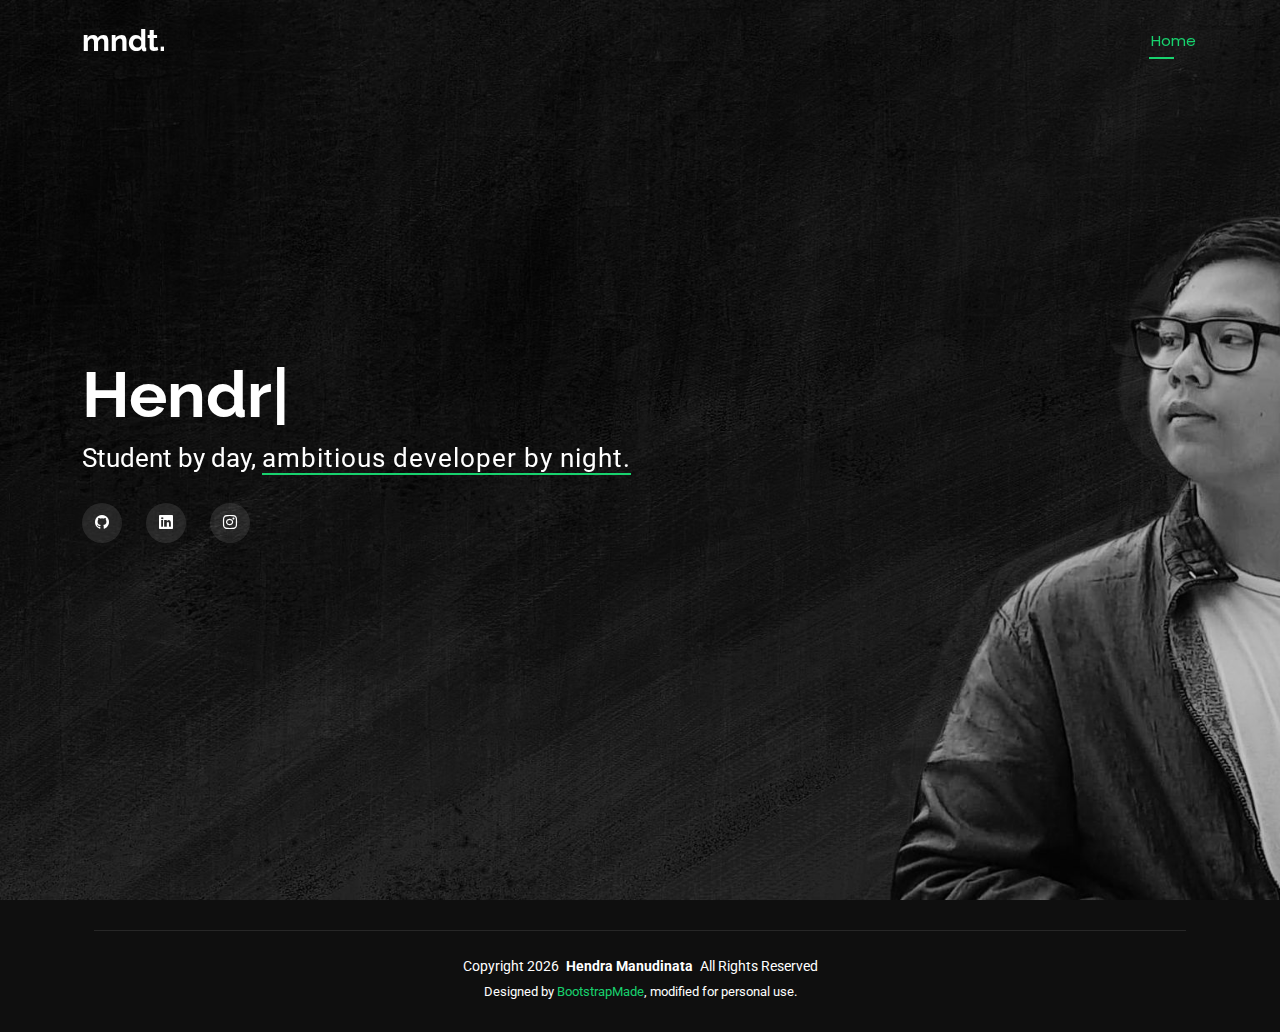
<file: index.html>
<!DOCTYPE html>
<html lang="en">
  <head>
    <meta charset="utf-8" />
    <meta content="width=device-width, initial-scale=1.0" name="viewport" />
    <title>Hendra Manudinata</title>
    <meta name="description" content="" />
    <meta name="keywords" content="" />

    <!-- Favicons -->
    <link href="assets/img/favicon.png" rel="icon" />
    <link href="assets/img/apple-touch-icon.png" rel="apple-touch-icon" />

    <!-- Fonts -->
    <link href="https://fonts.googleapis.com" rel="preconnect" />
    <link href="https://fonts.gstatic.com" rel="preconnect" crossorigin />
    <link
      href="https://fonts.googleapis.com/css2?family=Roboto:ital,wght@0,100;0,300;0,400;0,500;0,700;0,900;1,100;1,300;1,400;1,500;1,700;1,900&family=Poppins:ital,wght@0,100;0,200;0,300;0,400;0,500;0,600;0,700;0,800;0,900;1,100;1,200;1,300;1,400;1,500;1,600;1,700;1,800;1,900&family=Raleway:ital,wght@0,100;0,200;0,300;0,400;0,500;0,600;0,700;0,800;0,900;1,100;1,200;1,300;1,400;1,500;1,600;1,700;1,800;1,900&display=swap"
      rel="stylesheet"
    />

    <!-- Vendor CSS Files -->
    <link
      href="assets/vendor/bootstrap/css/bootstrap.min.css"
      rel="stylesheet"
    />
    <link
      href="assets/vendor/bootstrap-icons/bootstrap-icons.css"
      rel="stylesheet"
    />
    <link href="assets/vendor/aos/aos.css" rel="stylesheet" />
    <link href="assets/vendor/swiper/swiper-bundle.min.css" rel="stylesheet" />
    <link
      href="assets/vendor/glightbox/css/glightbox.min.css"
      rel="stylesheet"
    />

    <!-- Main CSS File -->
    <link href="assets/css/main.css" rel="stylesheet" />
  </head>

  <body class="index-page">
    <header id="header" class="header d-flex align-items-center fixed-top">
      <div
        class="container-fluid container-xl position-relative d-flex align-items-center justify-content-between"
      >
        <a href="index.html" class="logo d-flex align-items-center">
          <!-- <img src="assets/img/logo.png" alt=""> -->
          <h1 class="sitename">mndt.</h1>
        </a>

        <nav id="navmenu" class="navmenu">
          <ul>
            <li><a href="/" class="active">Home</a></li>
          </ul>
          <i class="mobile-nav-toggle d-xl-none bi bi-list"></i>
        </nav>
      </div>
    </header>

    <main class="main">
      <!-- Hero Section -->
      <section id="hero" class="hero section dark-background">
        <img src="assets/img/hero-bg.jpg" alt="" data-aos="fade-in" />

        <div class="container" data-aos="zoom-out" data-aos-delay="100">
          <h2>
            <span
              class="typed"
              data-typed-items="Hendra Manudinata, Hendra, <i>manoedinata</i>"
            ></span>
            <span class="typed-cursor typed-cursor--blink"></span>
          </h2>
          <p>Student by day, <span>ambitious developer by night.</span></p>
          <div class="social-links">
            <a href="https://github.com/manoedinata"
              ><i class="bi bi-github"></i
            ></a>
            <a href="https://www.linkedin.com/in/manoedinata/"
              ><i class="bi bi-linkedin"></i
            ></a>
            <a href="https://instagram.com/manoedinata"
              ><i class="bi bi-instagram"></i
            ></a>
          </div>
        </div>
      </section>
      <!-- /Hero Section -->
    </main>

    <footer id="footer" class="footer dark-background">
      <div class="container">
        <div class="container">
          <div class="copyright">
            <span
              >Copyright
              <script>
                document.write(new Date().getFullYear());
              </script>
            </span>
            <strong class="px-1 sitename">Hendra Manudinata</strong>
            <span>All Rights Reserved</span>
          </div>
          <div class="credits">
            Designed by <a href="https://bootstrapmade.com/">BootstrapMade</a>,
            modified for personal use.
          </div>
        </div>
      </div>
    </footer>

    <!-- Scroll Top -->
    <a
      href="#"
      id="scroll-top"
      class="scroll-top d-flex align-items-center justify-content-center"
      ><i class="bi bi-arrow-up-short"></i
    ></a>

    <!-- Preloader -->
    <div id="preloader"></div>

    <!-- Vendor JS Files -->
    <script src="assets/vendor/bootstrap/js/bootstrap.bundle.min.js"></script>
    <script src="assets/vendor/php-email-form/validate.js"></script>
    <script src="assets/vendor/aos/aos.js"></script>
    <script src="assets/vendor/typed.js/typed.umd.js"></script>
    <script src="assets/vendor/purecounter/purecounter_vanilla.js"></script>
    <script src="assets/vendor/waypoints/noframework.waypoints.js"></script>
    <script src="assets/vendor/swiper/swiper-bundle.min.js"></script>
    <script src="assets/vendor/glightbox/js/glightbox.min.js"></script>
    <script src="assets/vendor/imagesloaded/imagesloaded.pkgd.min.js"></script>
    <script src="assets/vendor/isotope-layout/isotope.pkgd.min.js"></script>

    <!-- Main JS File -->
    <script src="assets/js/main.js"></script>
  </body>
</html>
</file>
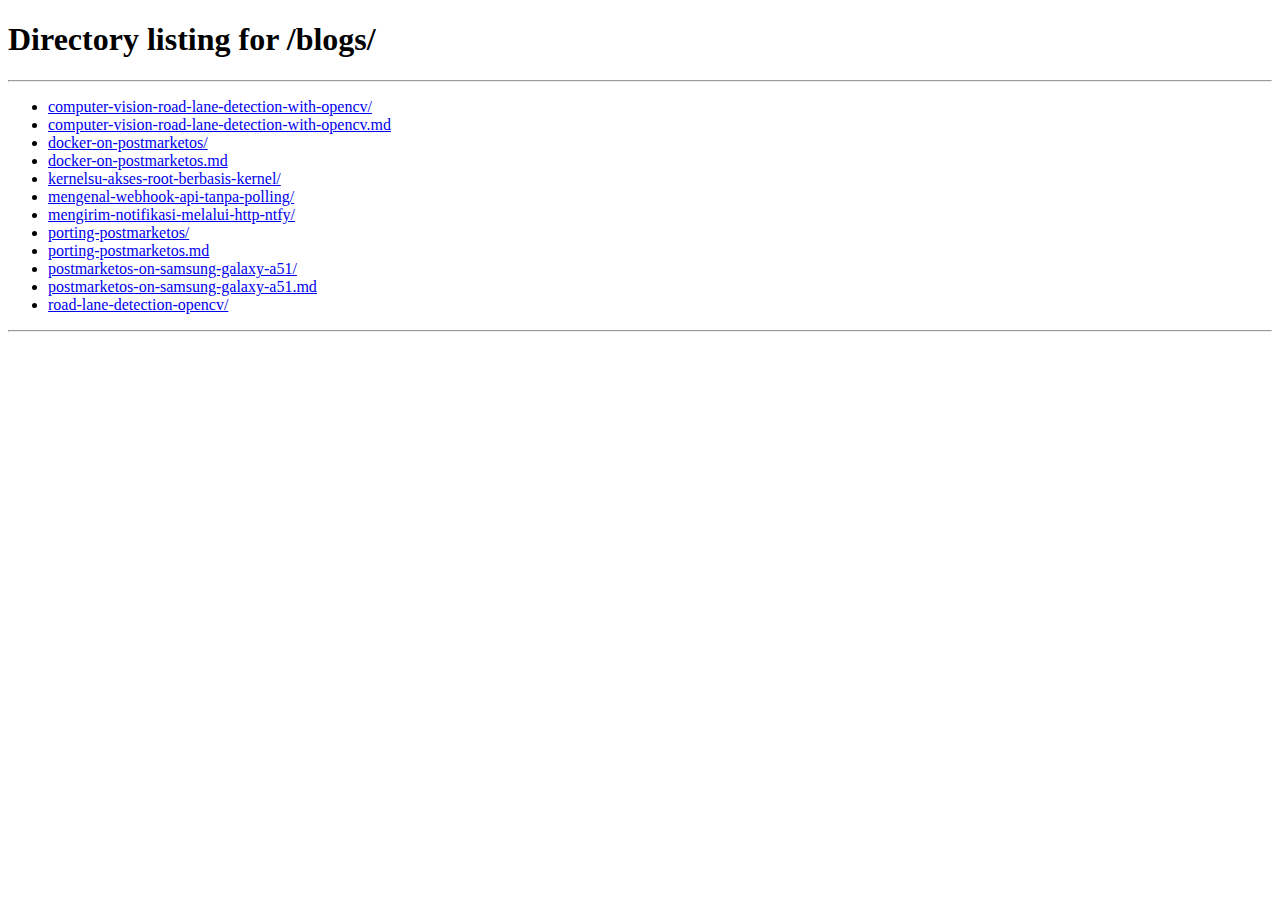
<file: blog/index.html>
<!doctype html>
<html lang="en">
  <head>
    <meta charset="UTF-8" />
    <meta name="viewport" content="width=device-width, initial-scale=1.0" />
    <title>Document</title>

    <!-- Redirect to /blogs/ -->
    <meta http-equiv="refresh" content="0; url=/blogs/" />
  </head>
  <body>
    <p>
      If you are not redirected automatically, follow this
      <a href="/blogs/">link to blogs</a>.
    </p>
  </body>
</html>
</file>
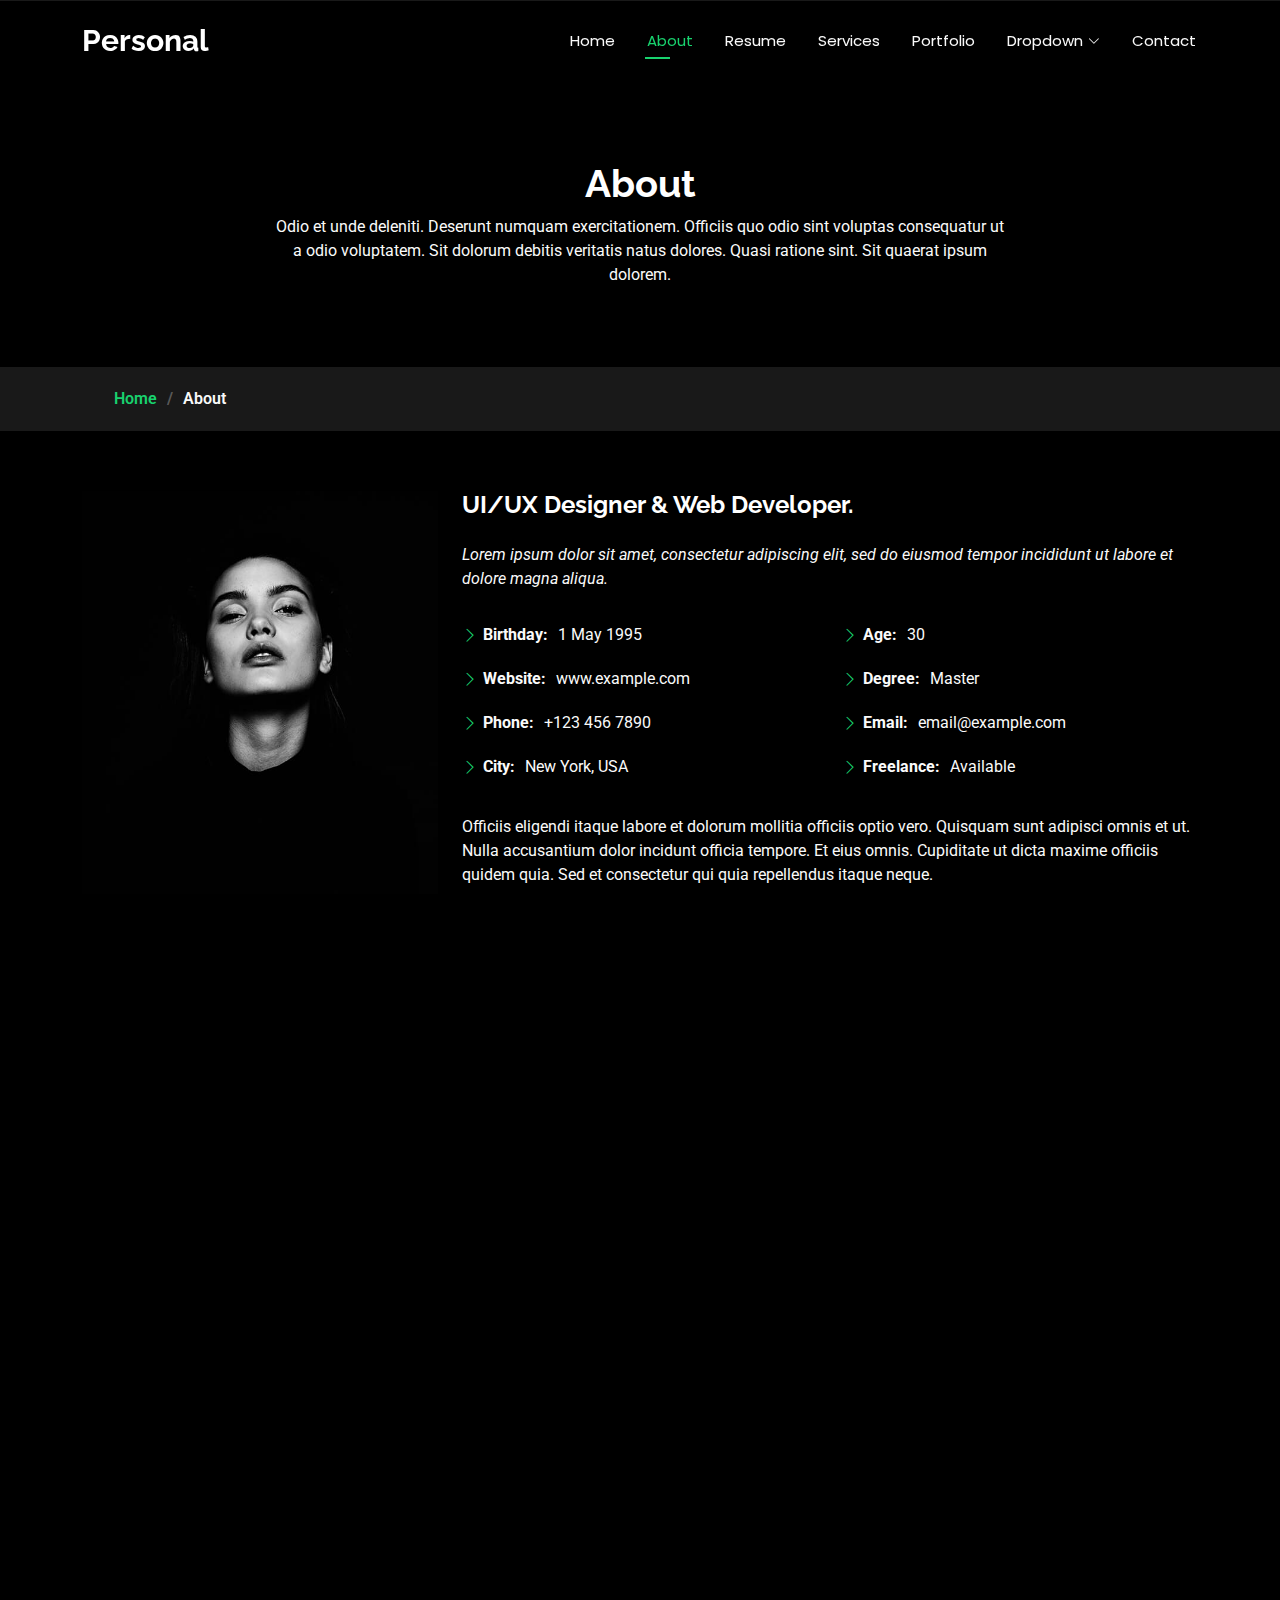
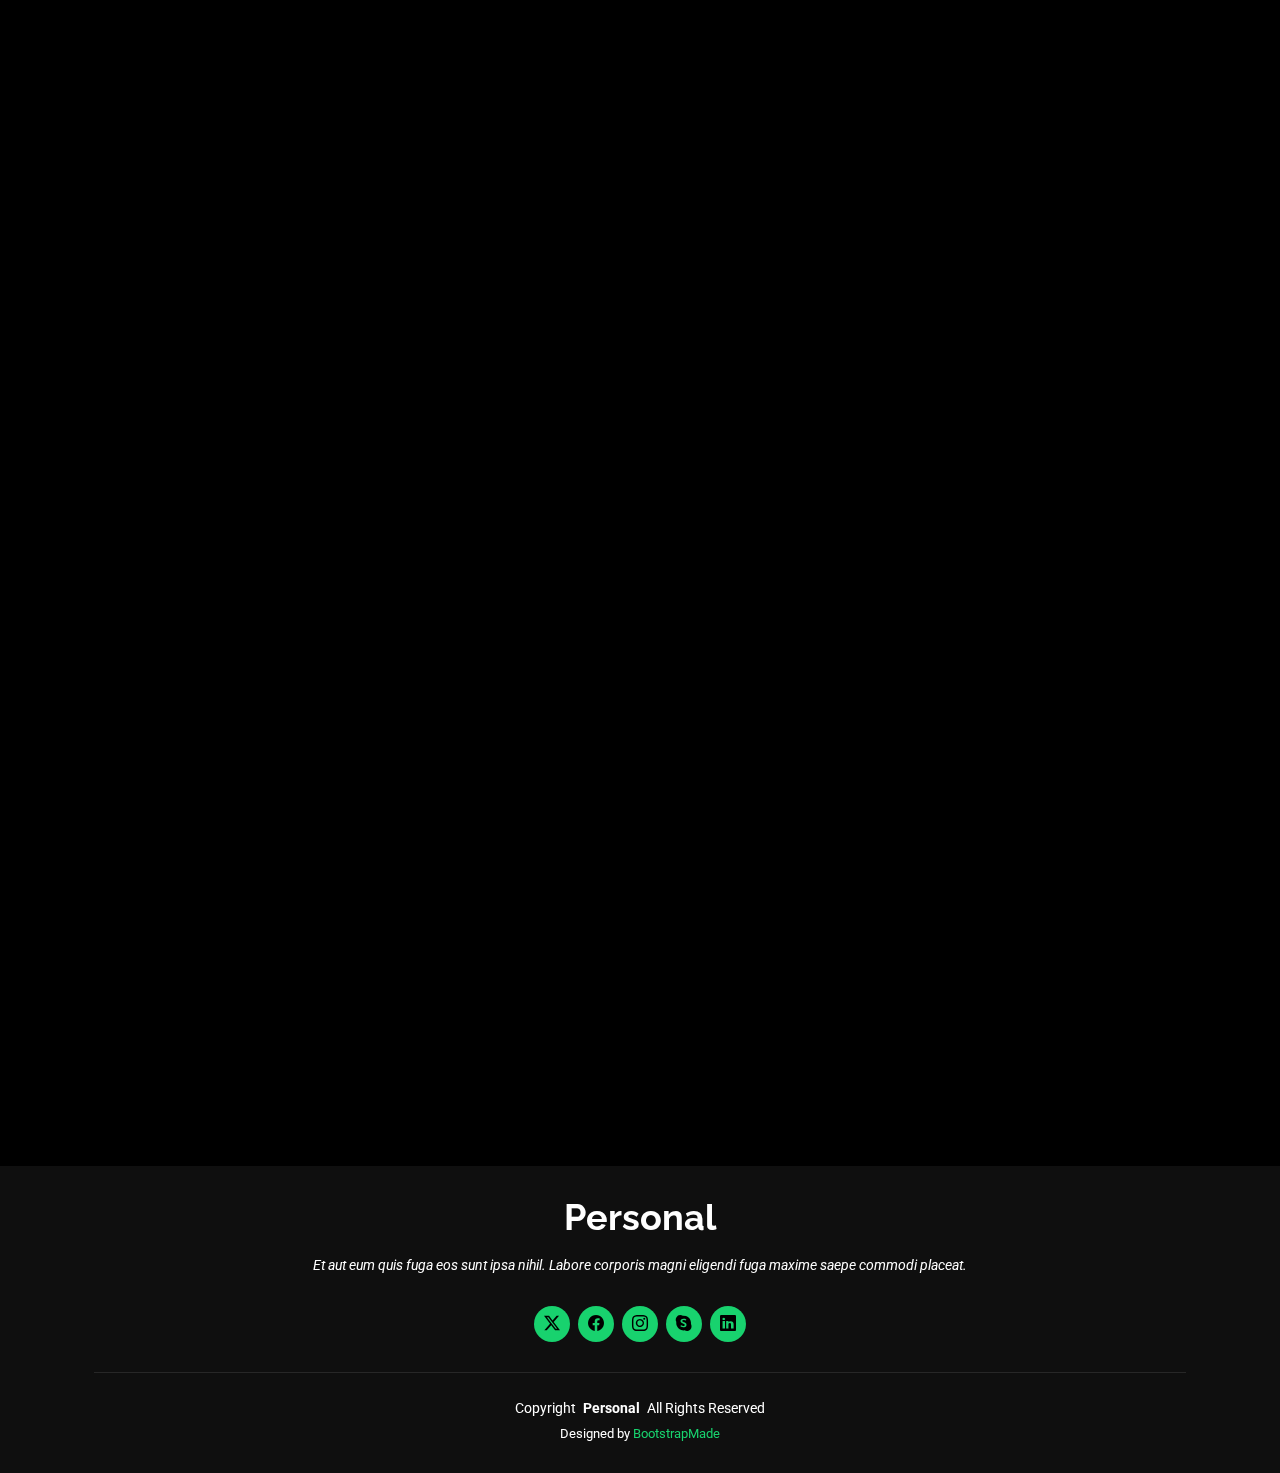
<file: about.html>
<!DOCTYPE html>
<html lang="en">

<head>
  <meta charset="utf-8">
  <meta content="width=device-width, initial-scale=1.0" name="viewport">
  <title>About - Personal Bootstrap Template</title>
  <meta name="description" content="">
  <meta name="keywords" content="">

  <!-- Favicons -->
  <link href="assets/img/favicon.png" rel="icon">
  <link href="assets/img/apple-touch-icon.png" rel="apple-touch-icon">

  <!-- Fonts -->
  <link href="https://fonts.googleapis.com" rel="preconnect">
  <link href="https://fonts.gstatic.com" rel="preconnect" crossorigin>
  <link href="https://fonts.googleapis.com/css2?family=Roboto:ital,wght@0,100;0,300;0,400;0,500;0,700;0,900;1,100;1,300;1,400;1,500;1,700;1,900&family=Poppins:ital,wght@0,100;0,200;0,300;0,400;0,500;0,600;0,700;0,800;0,900;1,100;1,200;1,300;1,400;1,500;1,600;1,700;1,800;1,900&family=Raleway:ital,wght@0,100;0,200;0,300;0,400;0,500;0,600;0,700;0,800;0,900;1,100;1,200;1,300;1,400;1,500;1,600;1,700;1,800;1,900&display=swap" rel="stylesheet">

  <!-- Vendor CSS Files -->
  <link href="assets/vendor/bootstrap/css/bootstrap.min.css" rel="stylesheet">
  <link href="assets/vendor/bootstrap-icons/bootstrap-icons.css" rel="stylesheet">
  <link href="assets/vendor/aos/aos.css" rel="stylesheet">
  <link href="assets/vendor/swiper/swiper-bundle.min.css" rel="stylesheet">
  <link href="assets/vendor/glightbox/css/glightbox.min.css" rel="stylesheet">

  <!-- Main CSS File -->
  <link href="assets/css/main.css" rel="stylesheet">

  <!-- =======================================================
  * Template Name: Personal
  * Template URL: https://bootstrapmade.com/personal-free-resume-bootstrap-template/
  * Updated: Nov 04 2024 with Bootstrap v5.3.3
  * Author: BootstrapMade.com
  * License: https://bootstrapmade.com/license/
  ======================================================== -->
</head>

<body class="about-page">

  <header id="header" class="header d-flex align-items-center fixed-top">
    <div class="container-fluid container-xl position-relative d-flex align-items-center justify-content-between">

      <a href="index.html" class="logo d-flex align-items-center">
        <!-- Uncomment the line below if you also wish to use an image logo -->
        <!-- <img src="assets/img/logo.png" alt=""> -->
        <h1 class="sitename">Personal</h1>
      </a>

      <nav id="navmenu" class="navmenu">
        <ul>
          <li><a href="index.html">Home</a></li>
          <li><a href="about.html" class="active">About</a></li>
          <li><a href="resume.html">Resume</a></li>
          <li><a href="services.html">Services</a></li>
          <li><a href="portfolio.html">Portfolio</a></li>
          <li class="dropdown"><a href="#"><span>Dropdown</span> <i class="bi bi-chevron-down toggle-dropdown"></i></a>
            <ul>
              <li><a href="#">Dropdown 1</a></li>
              <li class="dropdown"><a href="#"><span>Deep Dropdown</span> <i class="bi bi-chevron-down toggle-dropdown"></i></a>
                <ul>
                  <li><a href="#">Deep Dropdown 1</a></li>
                  <li><a href="#">Deep Dropdown 2</a></li>
                  <li><a href="#">Deep Dropdown 3</a></li>
                  <li><a href="#">Deep Dropdown 4</a></li>
                  <li><a href="#">Deep Dropdown 5</a></li>
                </ul>
              </li>
              <li><a href="#">Dropdown 2</a></li>
              <li><a href="#">Dropdown 3</a></li>
              <li><a href="#">Dropdown 4</a></li>
            </ul>
          </li>
          <li><a href="contact.html">Contact</a></li>
        </ul>
        <i class="mobile-nav-toggle d-xl-none bi bi-list"></i>
      </nav>

    </div>
  </header>

  <main class="main">

    <!-- Page Title -->
    <div class="page-title" data-aos="fade">
      <div class="heading">
        <div class="container">
          <div class="row d-flex justify-content-center text-center">
            <div class="col-lg-8">
              <h1>About</h1>
              <p class="mb-0">Odio et unde deleniti. Deserunt numquam exercitationem. Officiis quo odio sint voluptas consequatur ut a odio voluptatem. Sit dolorum debitis veritatis natus dolores. Quasi ratione sint. Sit quaerat ipsum dolorem.</p>
            </div>
          </div>
        </div>
      </div>
      <nav class="breadcrumbs">
        <div class="container">
          <ol>
            <li><a href="index.html">Home</a></li>
            <li class="current">About</li>
          </ol>
        </div>
      </nav>
    </div><!-- End Page Title -->

    <!-- About Section -->
    <section id="about" class="about section">

      <div class="container" data-aos="fade-up" data-aos-delay="100">

        <div class="row gy-4 justify-content-center">
          <div class="col-lg-4">
            <img src="assets/img/profile-img.jpg" class="img-fluid" alt="">
          </div>
          <div class="col-lg-8 content">
            <h2>UI/UX Designer &amp; Web Developer.</h2>
            <p class="fst-italic py-3">
              Lorem ipsum dolor sit amet, consectetur adipiscing elit, sed do eiusmod tempor incididunt ut labore et dolore
              magna aliqua.
            </p>
            <div class="row">
              <div class="col-lg-6">
                <ul>
                  <li><i class="bi bi-chevron-right"></i> <strong>Birthday:</strong> <span>1 May 1995</span></li>
                  <li><i class="bi bi-chevron-right"></i> <strong>Website:</strong> <span>www.example.com</span></li>
                  <li><i class="bi bi-chevron-right"></i> <strong>Phone:</strong> <span>+123 456 7890</span></li>
                  <li><i class="bi bi-chevron-right"></i> <strong>City:</strong> <span>New York, USA</span></li>
                </ul>
              </div>
              <div class="col-lg-6">
                <ul>
                  <li><i class="bi bi-chevron-right"></i> <strong>Age:</strong> <span>30</span></li>
                  <li><i class="bi bi-chevron-right"></i> <strong>Degree:</strong> <span>Master</span></li>
                  <li><i class="bi bi-chevron-right"></i> <strong>Email:</strong> <span>email@example.com</span></li>
                  <li><i class="bi bi-chevron-right"></i> <strong>Freelance:</strong> <span>Available</span></li>
                </ul>
              </div>
            </div>
            <p class="py-3">
              Officiis eligendi itaque labore et dolorum mollitia officiis optio vero. Quisquam sunt adipisci omnis et ut. Nulla accusantium dolor incidunt officia tempore. Et eius omnis.
              Cupiditate ut dicta maxime officiis quidem quia. Sed et consectetur qui quia repellendus itaque neque.
            </p>
          </div>
        </div>

      </div>

    </section><!-- /About Section -->

    <!-- Stats Section -->
    <section id="stats" class="stats section">

      <div class="container" data-aos="fade-up" data-aos-delay="100">

        <div class="row gy-4">

          <div class="col-lg-3 col-md-6 d-flex flex-column align-items-center">
            <i class="bi bi-emoji-smile"></i>
            <div class="stats-item">
              <span data-purecounter-start="0" data-purecounter-end="232" data-purecounter-duration="1" class="purecounter"></span>
              <p>Happy Clients</p>
            </div>
          </div><!-- End Stats Item -->

          <div class="col-lg-3 col-md-6 d-flex flex-column align-items-center">
            <i class="bi bi-journal-richtext"></i>
            <div class="stats-item">
              <span data-purecounter-start="0" data-purecounter-end="521" data-purecounter-duration="1" class="purecounter"></span>
              <p>Projects</p>
            </div>
          </div><!-- End Stats Item -->

          <div class="col-lg-3 col-md-6 d-flex flex-column align-items-center">
            <i class="bi bi-headset"></i>
            <div class="stats-item">
              <span data-purecounter-start="0" data-purecounter-end="1463" data-purecounter-duration="1" class="purecounter"></span>
              <p>Hours Of Support</p>
            </div>
          </div><!-- End Stats Item -->

          <div class="col-lg-3 col-md-6 d-flex flex-column align-items-center">
            <i class="bi bi-people"></i>
            <div class="stats-item">
              <span data-purecounter-start="0" data-purecounter-end="15" data-purecounter-duration="1" class="purecounter"></span>
              <p>Hard Workers</p>
            </div>
          </div><!-- End Stats Item -->

        </div>

      </div>

    </section><!-- /Stats Section -->

    <!-- Skills Section -->
    <section id="skills" class="skills section">

      <!-- Section Title -->
      <div class="container section-title" data-aos="fade-up">
        <h2>Skills</h2>
        <div><span>My</span> <span class="description-title">Skills</span></div>
      </div><!-- End Section Title -->

      <div class="container" data-aos="fade-up" data-aos-delay="100">

        <div class="row skills-content skills-animation">

          <div class="col-lg-6">

            <div class="progress">
              <span class="skill"><span>HTML</span> <i class="val">100%</i></span>
              <div class="progress-bar-wrap">
                <div class="progress-bar" role="progressbar" aria-valuenow="100" aria-valuemin="0" aria-valuemax="100"></div>
              </div>
            </div><!-- End Skills Item -->

            <div class="progress">
              <span class="skill"><span>CSS</span> <i class="val">90%</i></span>
              <div class="progress-bar-wrap">
                <div class="progress-bar" role="progressbar" aria-valuenow="90" aria-valuemin="0" aria-valuemax="100"></div>
              </div>
            </div><!-- End Skills Item -->

            <div class="progress">
              <span class="skill"><span>JavaScript</span> <i class="val">75%</i></span>
              <div class="progress-bar-wrap">
                <div class="progress-bar" role="progressbar" aria-valuenow="75" aria-valuemin="0" aria-valuemax="100"></div>
              </div>
            </div><!-- End Skills Item -->

          </div>

          <div class="col-lg-6">

            <div class="progress">
              <span class="skill"><span>PHP</span> <i class="val">80%</i></span>
              <div class="progress-bar-wrap">
                <div class="progress-bar" role="progressbar" aria-valuenow="80" aria-valuemin="0" aria-valuemax="100"></div>
              </div>
            </div><!-- End Skills Item -->

            <div class="progress">
              <span class="skill"><span>WordPress/CMS</span> <i class="val">90%</i></span>
              <div class="progress-bar-wrap">
                <div class="progress-bar" role="progressbar" aria-valuenow="90" aria-valuemin="0" aria-valuemax="100"></div>
              </div>
            </div><!-- End Skills Item -->

            <div class="progress">
              <span class="skill"><span>Photoshop</span> <i class="val">55%</i></span>
              <div class="progress-bar-wrap">
                <div class="progress-bar" role="progressbar" aria-valuenow="55" aria-valuemin="0" aria-valuemax="100"></div>
              </div>
            </div><!-- End Skills Item -->

          </div>

        </div>

      </div>

    </section><!-- /Skills Section -->

    <!-- Interests Section -->
    <section id="interests" class="interests section">

      <!-- Section Title -->
      <div class="container section-title" data-aos="fade-up">
        <h2>Features</h2>
        <div><span>I'm</span> <span class="description-title">interested in</span></div>
      </div><!-- End Section Title -->

      <div class="container">

        <div class="row gy-4">

          <div class="col-lg-3 col-md-4" data-aos="fade-up" data-aos-delay="100">
            <div class="features-item">
              <i class="bi bi-eye" style="color: #ffbb2c;"></i>
              <h3><a href="" class="stretched-link">Lorem Ipsum</a></h3>
            </div>
          </div><!-- End Feature Item -->

          <div class="col-lg-3 col-md-4" data-aos="fade-up" data-aos-delay="200">
            <div class="features-item">
              <i class="bi bi-infinity" style="color: #5578ff;"></i>
              <h3><a href="" class="stretched-link">Dolor Sitema</a></h3>
            </div>
          </div><!-- End Feature Item -->

          <div class="col-lg-3 col-md-4" data-aos="fade-up" data-aos-delay="300">
            <div class="features-item">
              <i class="bi bi-mortarboard" style="color: #e80368;"></i>
              <h3><a href="" class="stretched-link">Sed perspiciatis</a></h3>
            </div>
          </div><!-- End Feature Item -->

          <div class="col-lg-3 col-md-4" data-aos="fade-up" data-aos-delay="400">
            <div class="features-item">
              <i class="bi bi-nut" style="color: #e361ff;"></i>
              <h3><a href="" class="stretched-link">Magni Dolores</a></h3>
            </div>
          </div><!-- End Feature Item -->

          <div class="col-lg-3 col-md-4" data-aos="fade-up" data-aos-delay="500">
            <div class="features-item">
              <i class="bi bi-shuffle" style="color: #47aeff;"></i>
              <h3><a href="" class="stretched-link">Nemo Enim</a></h3>
            </div>
          </div><!-- End Feature Item -->

          <div class="col-lg-3 col-md-4" data-aos="fade-up" data-aos-delay="600">
            <div class="features-item">
              <i class="bi bi-star" style="color: #ffa76e;"></i>
              <h3><a href="" class="stretched-link">Eiusmod Tempor</a></h3>
            </div>
          </div><!-- End Feature Item -->

          <div class="col-lg-3 col-md-4" data-aos="fade-up" data-aos-delay="700">
            <div class="features-item">
              <i class="bi bi-x-diamond" style="color: #11dbcf;"></i>
              <h3><a href="" class="stretched-link">Midela Teren</a></h3>
            </div>
          </div><!-- End Feature Item -->

          <div class="col-lg-3 col-md-4" data-aos="fade-up" data-aos-delay="800">
            <div class="features-item">
              <i class="bi bi-camera-video" style="color: #4233ff;"></i>
              <h3><a href="" class="stretched-link">Pira Neve</a></h3>
            </div>
          </div><!-- End Feature Item -->

          <div class="col-lg-3 col-md-4" data-aos="fade-up" data-aos-delay="900">
            <div class="features-item">
              <i class="bi bi-command" style="color: #b2904f;"></i>
              <h3><a href="" class="stretched-link">Dirada Pack</a></h3>
            </div>
          </div><!-- End Feature Item -->

          <div class="col-lg-3 col-md-4" data-aos="fade-up" data-aos-delay="1000">
            <div class="features-item">
              <i class="bi bi-dribbble" style="color: #b20969;"></i>
              <h3><a href="" class="stretched-link">Moton Ideal</a></h3>
            </div>
          </div><!-- End Feature Item -->

          <div class="col-lg-3 col-md-4" data-aos="fade-up" data-aos-delay="1100">
            <div class="features-item">
              <i class="bi bi-activity" style="color: #ff5828;"></i>
              <h3><a href="" class="stretched-link">Verdo Park</a></h3>
            </div>
          </div><!-- End Feature Item -->

          <div class="col-lg-3 col-md-4" data-aos="fade-up" data-aos-delay="1200">
            <div class="features-item">
              <i class="bi bi-brightness-high" style="color: #29cc61;"></i>
              <h3><a href="" class="stretched-link">Flavor Nivelanda</a></h3>
            </div>
          </div><!-- End Feature Item -->

        </div>

      </div>

    </section><!-- /Interests Section -->

    <!-- Testimonials Section -->
    <section id="testimonials" class="testimonials section">

      <!-- Section Title -->
      <div class="container section-title" data-aos="fade-up">
        <h2>Testimonials</h2>
        <div><span>Check my</span> <span class="description-title">Testimonials</span></div>
      </div><!-- End Section Title -->

      <div class="container" data-aos="fade-up" data-aos-delay="100">

        <div class="swiper init-swiper" data-speed="600" data-delay="5000">
          <script type="application/json" class="swiper-config">
            {
              "loop": true,
              "speed": 600,
              "autoplay": {
                "delay": 5000
              },
              "slidesPerView": "auto",
              "pagination": {
                "el": ".swiper-pagination",
                "type": "bullets",
                "clickable": true
              },
              "breakpoints": {
                "320": {
                  "slidesPerView": 1,
                  "spaceBetween": 40
                },
                "1200": {
                  "slidesPerView": 3,
                  "spaceBetween": 20
                }
              }
            }
          </script>
          <div class="swiper-wrapper">

            <div class="swiper-slide">
              <div class="testimonial-item" "="">
            <p>
              <i class=" bi bi-quote quote-icon-left"></i>
                <span>Proin iaculis purus consequat sem cure digni ssim donec porttitora entum suscipit rhoncus. Accusantium quam, ultricies eget id, aliquam eget nibh et. Maecen aliquam, risus at semper.</span>
                <i class="bi bi-quote quote-icon-right"></i>
                </p>
                <img src="assets/img/testimonials/testimonials-1.jpg" class="testimonial-img" alt="">
                <h3>Saul Goodman</h3>
                <h4>Ceo &amp; Founder</h4>
              </div>
            </div><!-- End testimonial item -->

            <div class="swiper-slide">
              <div class="testimonial-item">
                <p>
                  <i class="bi bi-quote quote-icon-left"></i>
                  <span>Export tempor illum tamen malis malis eram quae irure esse labore quem cillum quid malis quorum velit fore eram velit sunt aliqua noster fugiat irure amet legam anim culpa.</span>
                  <i class="bi bi-quote quote-icon-right"></i>
                </p>
                <img src="assets/img/testimonials/testimonials-2.jpg" class="testimonial-img" alt="">
                <h3>Sara Wilsson</h3>
                <h4>Designer</h4>
              </div>
            </div><!-- End testimonial item -->

            <div class="swiper-slide">
              <div class="testimonial-item">
                <p>
                  <i class="bi bi-quote quote-icon-left"></i>
                  <span>Enim nisi quem export duis labore cillum quae magna enim sint quorum nulla quem veniam duis minim tempor labore quem eram duis noster aute amet eram fore quis sint minim.</span>
                  <i class="bi bi-quote quote-icon-right"></i>
                </p>
                <img src="assets/img/testimonials/testimonials-3.jpg" class="testimonial-img" alt="">
                <h3>Jena Karlis</h3>
                <h4>Store Owner</h4>
              </div>
            </div><!-- End testimonial item -->

            <div class="swiper-slide">
              <div class="testimonial-item">
                <p>
                  <i class="bi bi-quote quote-icon-left"></i>
                  <span>Fugiat enim eram quae cillum dolore dolor amet nulla culpa multos export minim fugiat dolor enim duis veniam ipsum anim magna sunt elit fore quem dolore labore illum veniam.</span>
                  <i class="bi bi-quote quote-icon-right"></i>
                </p>
                <img src="assets/img/testimonials/testimonials-4.jpg" class="testimonial-img" alt="">
                <h3>Matt Brandon</h3>
                <h4>Freelancer</h4>
              </div>
            </div><!-- End testimonial item -->

            <div class="swiper-slide">
              <div class="testimonial-item">
                <p>
                  <i class="bi bi-quote quote-icon-left"></i>
                  <span>Quis quorum aliqua sint quem legam fore sunt eram irure aliqua veniam tempor noster veniam sunt culpa nulla illum cillum fugiat legam esse veniam culpa fore nisi cillum quid.</span>
                  <i class="bi bi-quote quote-icon-right"></i>
                </p>
                <img src="assets/img/testimonials/testimonials-5.jpg" class="testimonial-img" alt="">
                <h3>John Larson</h3>
                <h4>Entrepreneur</h4>
              </div>
            </div><!-- End testimonial item -->

          </div>
          <div class="swiper-pagination"></div>
        </div>

      </div>

    </section><!-- /Testimonials Section -->

  </main>

  <footer id="footer" class="footer dark-background">
    <div class="container">
      <h3 class="sitename">Personal</h3>
      <p>Et aut eum quis fuga eos sunt ipsa nihil. Labore corporis magni eligendi fuga maxime saepe commodi placeat.</p>
      <div class="social-links d-flex justify-content-center">
        <a href=""><i class="bi bi-twitter-x"></i></a>
        <a href=""><i class="bi bi-facebook"></i></a>
        <a href=""><i class="bi bi-instagram"></i></a>
        <a href=""><i class="bi bi-skype"></i></a>
        <a href=""><i class="bi bi-linkedin"></i></a>
      </div>
      <div class="container">
        <div class="copyright">
          <span>Copyright</span> <strong class="px-1 sitename">Personal</strong> <span>All Rights Reserved</span>
        </div>
        <div class="credits">
          <!-- All the links in the footer should remain intact. -->
          <!-- You can delete the links only if you've purchased the pro version. -->
          <!-- Licensing information: https://bootstrapmade.com/license/ -->
          <!-- Purchase the pro version with working PHP/AJAX contact form: [buy-url] -->
          Designed by <a href="https://bootstrapmade.com/">BootstrapMade</a>
        </div>
      </div>
    </div>
  </footer>

  <!-- Scroll Top -->
  <a href="#" id="scroll-top" class="scroll-top d-flex align-items-center justify-content-center"><i class="bi bi-arrow-up-short"></i></a>

  <!-- Preloader -->
  <div id="preloader"></div>

  <!-- Vendor JS Files -->
  <script src="assets/vendor/bootstrap/js/bootstrap.bundle.min.js"></script>
  <script src="assets/vendor/php-email-form/validate.js"></script>
  <script src="assets/vendor/aos/aos.js"></script>
  <script src="assets/vendor/typed.js/typed.umd.js"></script>
  <script src="assets/vendor/purecounter/purecounter_vanilla.js"></script>
  <script src="assets/vendor/waypoints/noframework.waypoints.js"></script>
  <script src="assets/vendor/swiper/swiper-bundle.min.js"></script>
  <script src="assets/vendor/glightbox/js/glightbox.min.js"></script>
  <script src="assets/vendor/imagesloaded/imagesloaded.pkgd.min.js"></script>
  <script src="assets/vendor/isotope-layout/isotope.pkgd.min.js"></script>

  <!-- Main JS File -->
  <script src="assets/js/main.js"></script>

</body>

</html>
</file>
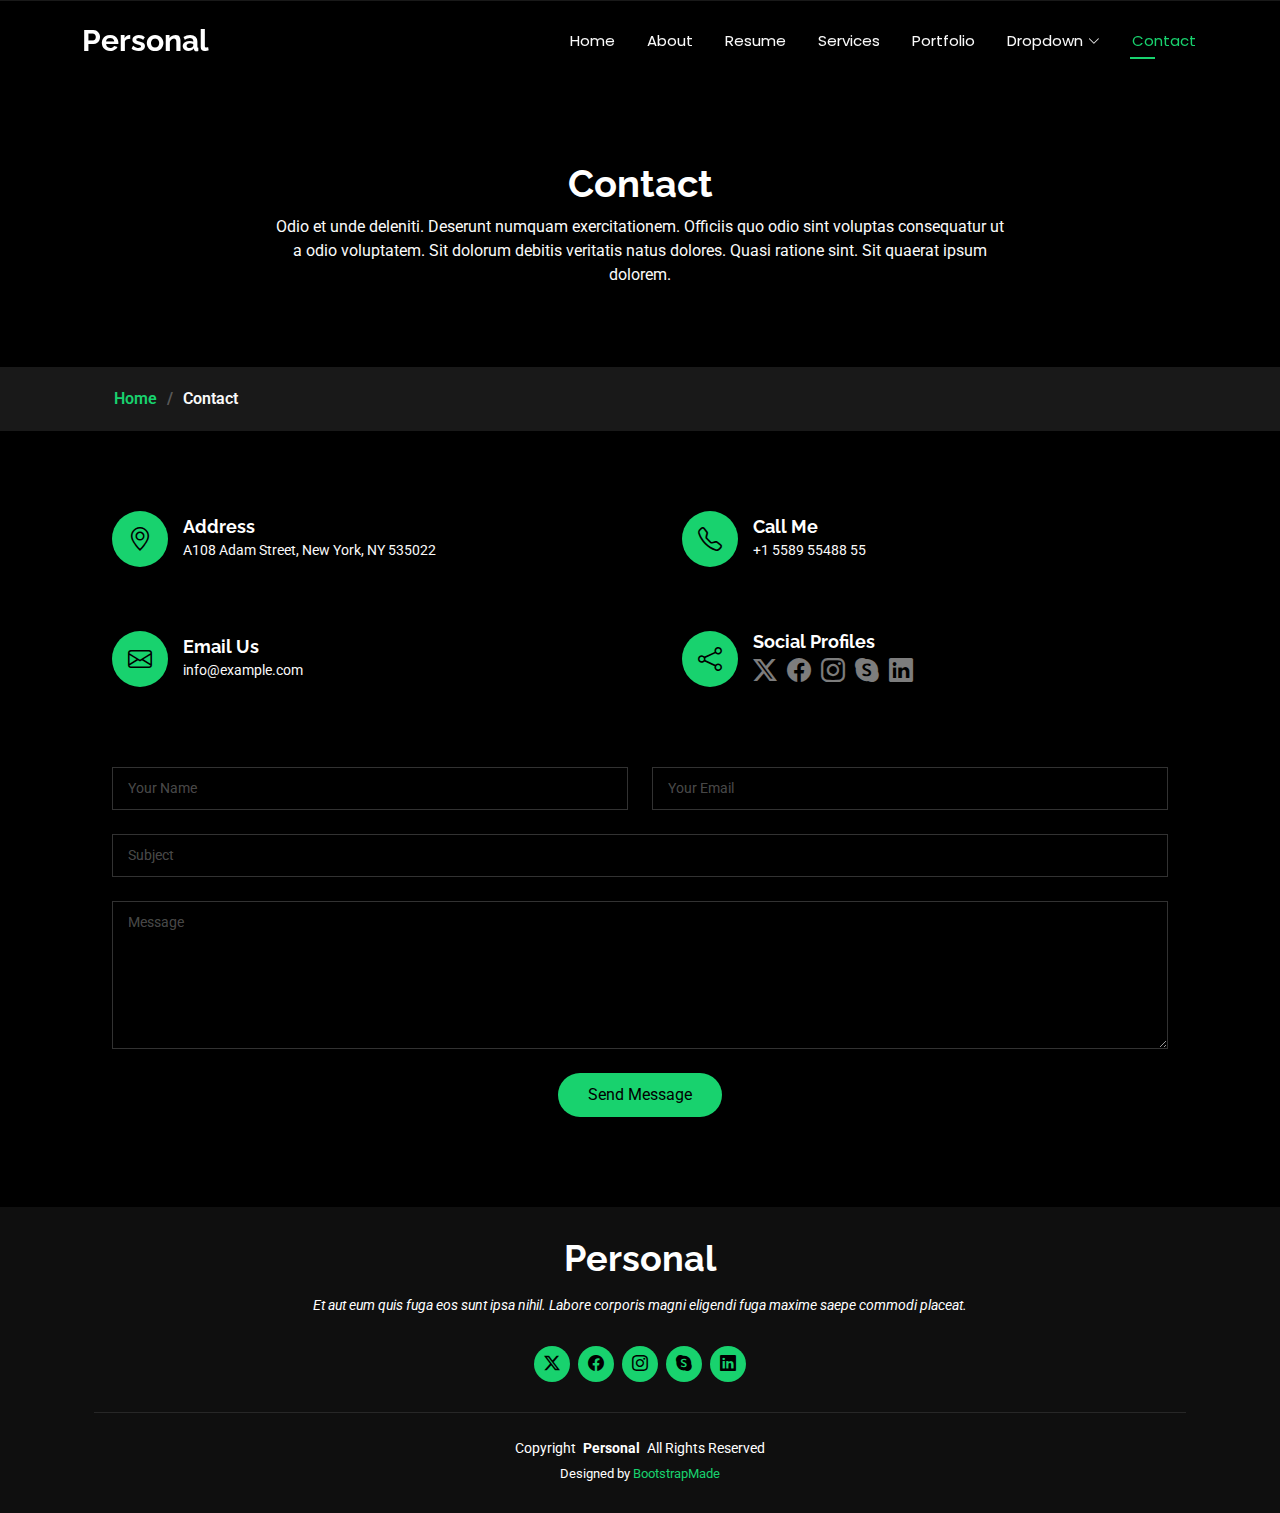
<file: contact.html>
<!DOCTYPE html>
<html lang="en">

<head>
  <meta charset="utf-8">
  <meta content="width=device-width, initial-scale=1.0" name="viewport">
  <title>Contact - Personal Bootstrap Template</title>
  <meta name="description" content="">
  <meta name="keywords" content="">

  <!-- Favicons -->
  <link href="assets/img/favicon.png" rel="icon">
  <link href="assets/img/apple-touch-icon.png" rel="apple-touch-icon">

  <!-- Fonts -->
  <link href="https://fonts.googleapis.com" rel="preconnect">
  <link href="https://fonts.gstatic.com" rel="preconnect" crossorigin>
  <link href="https://fonts.googleapis.com/css2?family=Roboto:ital,wght@0,100;0,300;0,400;0,500;0,700;0,900;1,100;1,300;1,400;1,500;1,700;1,900&family=Poppins:ital,wght@0,100;0,200;0,300;0,400;0,500;0,600;0,700;0,800;0,900;1,100;1,200;1,300;1,400;1,500;1,600;1,700;1,800;1,900&family=Raleway:ital,wght@0,100;0,200;0,300;0,400;0,500;0,600;0,700;0,800;0,900;1,100;1,200;1,300;1,400;1,500;1,600;1,700;1,800;1,900&display=swap" rel="stylesheet">

  <!-- Vendor CSS Files -->
  <link href="assets/vendor/bootstrap/css/bootstrap.min.css" rel="stylesheet">
  <link href="assets/vendor/bootstrap-icons/bootstrap-icons.css" rel="stylesheet">
  <link href="assets/vendor/aos/aos.css" rel="stylesheet">
  <link href="assets/vendor/swiper/swiper-bundle.min.css" rel="stylesheet">
  <link href="assets/vendor/glightbox/css/glightbox.min.css" rel="stylesheet">

  <!-- Main CSS File -->
  <link href="assets/css/main.css" rel="stylesheet">

  <!-- =======================================================
  * Template Name: Personal
  * Template URL: https://bootstrapmade.com/personal-free-resume-bootstrap-template/
  * Updated: Nov 04 2024 with Bootstrap v5.3.3
  * Author: BootstrapMade.com
  * License: https://bootstrapmade.com/license/
  ======================================================== -->
</head>

<body class="contact-page">

  <header id="header" class="header d-flex align-items-center fixed-top">
    <div class="container-fluid container-xl position-relative d-flex align-items-center justify-content-between">

      <a href="index.html" class="logo d-flex align-items-center">
        <!-- Uncomment the line below if you also wish to use an image logo -->
        <!-- <img src="assets/img/logo.png" alt=""> -->
        <h1 class="sitename">Personal</h1>
      </a>

      <nav id="navmenu" class="navmenu">
        <ul>
          <li><a href="index.html">Home</a></li>
          <li><a href="about.html">About</a></li>
          <li><a href="resume.html">Resume</a></li>
          <li><a href="services.html">Services</a></li>
          <li><a href="portfolio.html">Portfolio</a></li>
          <li class="dropdown"><a href="#"><span>Dropdown</span> <i class="bi bi-chevron-down toggle-dropdown"></i></a>
            <ul>
              <li><a href="#">Dropdown 1</a></li>
              <li class="dropdown"><a href="#"><span>Deep Dropdown</span> <i class="bi bi-chevron-down toggle-dropdown"></i></a>
                <ul>
                  <li><a href="#">Deep Dropdown 1</a></li>
                  <li><a href="#">Deep Dropdown 2</a></li>
                  <li><a href="#">Deep Dropdown 3</a></li>
                  <li><a href="#">Deep Dropdown 4</a></li>
                  <li><a href="#">Deep Dropdown 5</a></li>
                </ul>
              </li>
              <li><a href="#">Dropdown 2</a></li>
              <li><a href="#">Dropdown 3</a></li>
              <li><a href="#">Dropdown 4</a></li>
            </ul>
          </li>
          <li><a href="contact.html" class="active">Contact</a></li>
        </ul>
        <i class="mobile-nav-toggle d-xl-none bi bi-list"></i>
      </nav>

    </div>
  </header>

  <main class="main">

    <!-- Page Title -->
    <div class="page-title" data-aos="fade">
      <div class="heading">
        <div class="container">
          <div class="row d-flex justify-content-center text-center">
            <div class="col-lg-8">
              <h1>Contact</h1>
              <p class="mb-0">Odio et unde deleniti. Deserunt numquam exercitationem. Officiis quo odio sint voluptas consequatur ut a odio voluptatem. Sit dolorum debitis veritatis natus dolores. Quasi ratione sint. Sit quaerat ipsum dolorem.</p>
            </div>
          </div>
        </div>
      </div>
      <nav class="breadcrumbs">
        <div class="container">
          <ol>
            <li><a href="index.html">Home</a></li>
            <li class="current">Contact</li>
          </ol>
        </div>
      </nav>
    </div><!-- End Page Title -->

    <!-- Contact Section -->
    <section id="contact" class="contact section">

      <div class="container" data-aos="fade-up" data-aos-delay="100">

        <div class="row gy-4">

          <div class="col-md-6">
            <div class="info-item d-flex align-items-center" data-aos="fade-up" data-aos-delay="200">
              <i class="icon bi bi-geo-alt flex-shrink-0"></i>
              <div>
                <h3>Address</h3>
                <p>A108 Adam Street, New York, NY 535022</p>
              </div>
            </div>
          </div><!-- End Info Item -->

          <div class="col-md-6">
            <div class="info-item d-flex align-items-center" data-aos="fade-up" data-aos-delay="300">
              <i class="icon bi bi-telephone flex-shrink-0"></i>
              <div>
                <h3>Call Me</h3>
                <p>+1 5589 55488 55</p>
              </div>
            </div>
          </div><!-- End Info Item -->

          <div class="col-md-6">
            <div class="info-item d-flex align-items-center" data-aos="fade-up" data-aos-delay="400">
              <i class="icon bi bi-envelope flex-shrink-0"></i>
              <div>
                <h3>Email Us</h3>
                <p>info@example.com</p>
              </div>
            </div>
          </div><!-- End Info Item -->

          <div class="col-md-6">
            <div class="info-item d-flex align-items-center" data-aos="fade-up" data-aos-delay="500">
              <i class="icon bi bi-share flex-shrink-0"></i>
              <div>
                <h3>Social Profiles</h3>
                <div class="social-links">
                  <a href="#"><i class="bi bi-twitter-x"></i></a>
                  <a href="#"><i class="bi bi-facebook"></i></a>
                  <a href="#"><i class="bi bi-instagram"></i></a>
                  <a href="#"><i class="bi bi-skype"></i></a>
                  <a href="#"><i class="bi bi-linkedin"></i></a>
                </div>
              </div>
            </div>
          </div><!-- End Info Item -->

        </div>

        <form action="forms/contact.php" method="post" class="php-email-form" data-aos="fade-up" data-aos-delay="600">
          <div class="row gy-4">

            <div class="col-md-6">
              <input type="text" name="name" class="form-control" placeholder="Your Name" required="">
            </div>

            <div class="col-md-6 ">
              <input type="email" class="form-control" name="email" placeholder="Your Email" required="">
            </div>

            <div class="col-md-12">
              <input type="text" class="form-control" name="subject" placeholder="Subject" required="">
            </div>

            <div class="col-md-12">
              <textarea class="form-control" name="message" rows="6" placeholder="Message" required=""></textarea>
            </div>

            <div class="col-md-12 text-center">
              <div class="loading">Loading</div>
              <div class="error-message"></div>
              <div class="sent-message">Your message has been sent. Thank you!</div>

              <button type="submit">Send Message</button>
            </div>

          </div>
        </form><!-- End Contact Form -->

      </div>

    </section><!-- /Contact Section -->

  </main>

  <footer id="footer" class="footer dark-background">
    <div class="container">
      <h3 class="sitename">Personal</h3>
      <p>Et aut eum quis fuga eos sunt ipsa nihil. Labore corporis magni eligendi fuga maxime saepe commodi placeat.</p>
      <div class="social-links d-flex justify-content-center">
        <a href=""><i class="bi bi-twitter-x"></i></a>
        <a href=""><i class="bi bi-facebook"></i></a>
        <a href=""><i class="bi bi-instagram"></i></a>
        <a href=""><i class="bi bi-skype"></i></a>
        <a href=""><i class="bi bi-linkedin"></i></a>
      </div>
      <div class="container">
        <div class="copyright">
          <span>Copyright</span> <strong class="px-1 sitename">Personal</strong> <span>All Rights Reserved</span>
        </div>
        <div class="credits">
          <!-- All the links in the footer should remain intact. -->
          <!-- You can delete the links only if you've purchased the pro version. -->
          <!-- Licensing information: https://bootstrapmade.com/license/ -->
          <!-- Purchase the pro version with working PHP/AJAX contact form: [buy-url] -->
          Designed by <a href="https://bootstrapmade.com/">BootstrapMade</a>
        </div>
      </div>
    </div>
  </footer>

  <!-- Scroll Top -->
  <a href="#" id="scroll-top" class="scroll-top d-flex align-items-center justify-content-center"><i class="bi bi-arrow-up-short"></i></a>

  <!-- Preloader -->
  <div id="preloader"></div>

  <!-- Vendor JS Files -->
  <script src="assets/vendor/bootstrap/js/bootstrap.bundle.min.js"></script>
  <script src="assets/vendor/php-email-form/validate.js"></script>
  <script src="assets/vendor/aos/aos.js"></script>
  <script src="assets/vendor/typed.js/typed.umd.js"></script>
  <script src="assets/vendor/purecounter/purecounter_vanilla.js"></script>
  <script src="assets/vendor/waypoints/noframework.waypoints.js"></script>
  <script src="assets/vendor/swiper/swiper-bundle.min.js"></script>
  <script src="assets/vendor/glightbox/js/glightbox.min.js"></script>
  <script src="assets/vendor/imagesloaded/imagesloaded.pkgd.min.js"></script>
  <script src="assets/vendor/isotope-layout/isotope.pkgd.min.js"></script>

  <!-- Main JS File -->
  <script src="assets/js/main.js"></script>

</body>

</html>
</file>
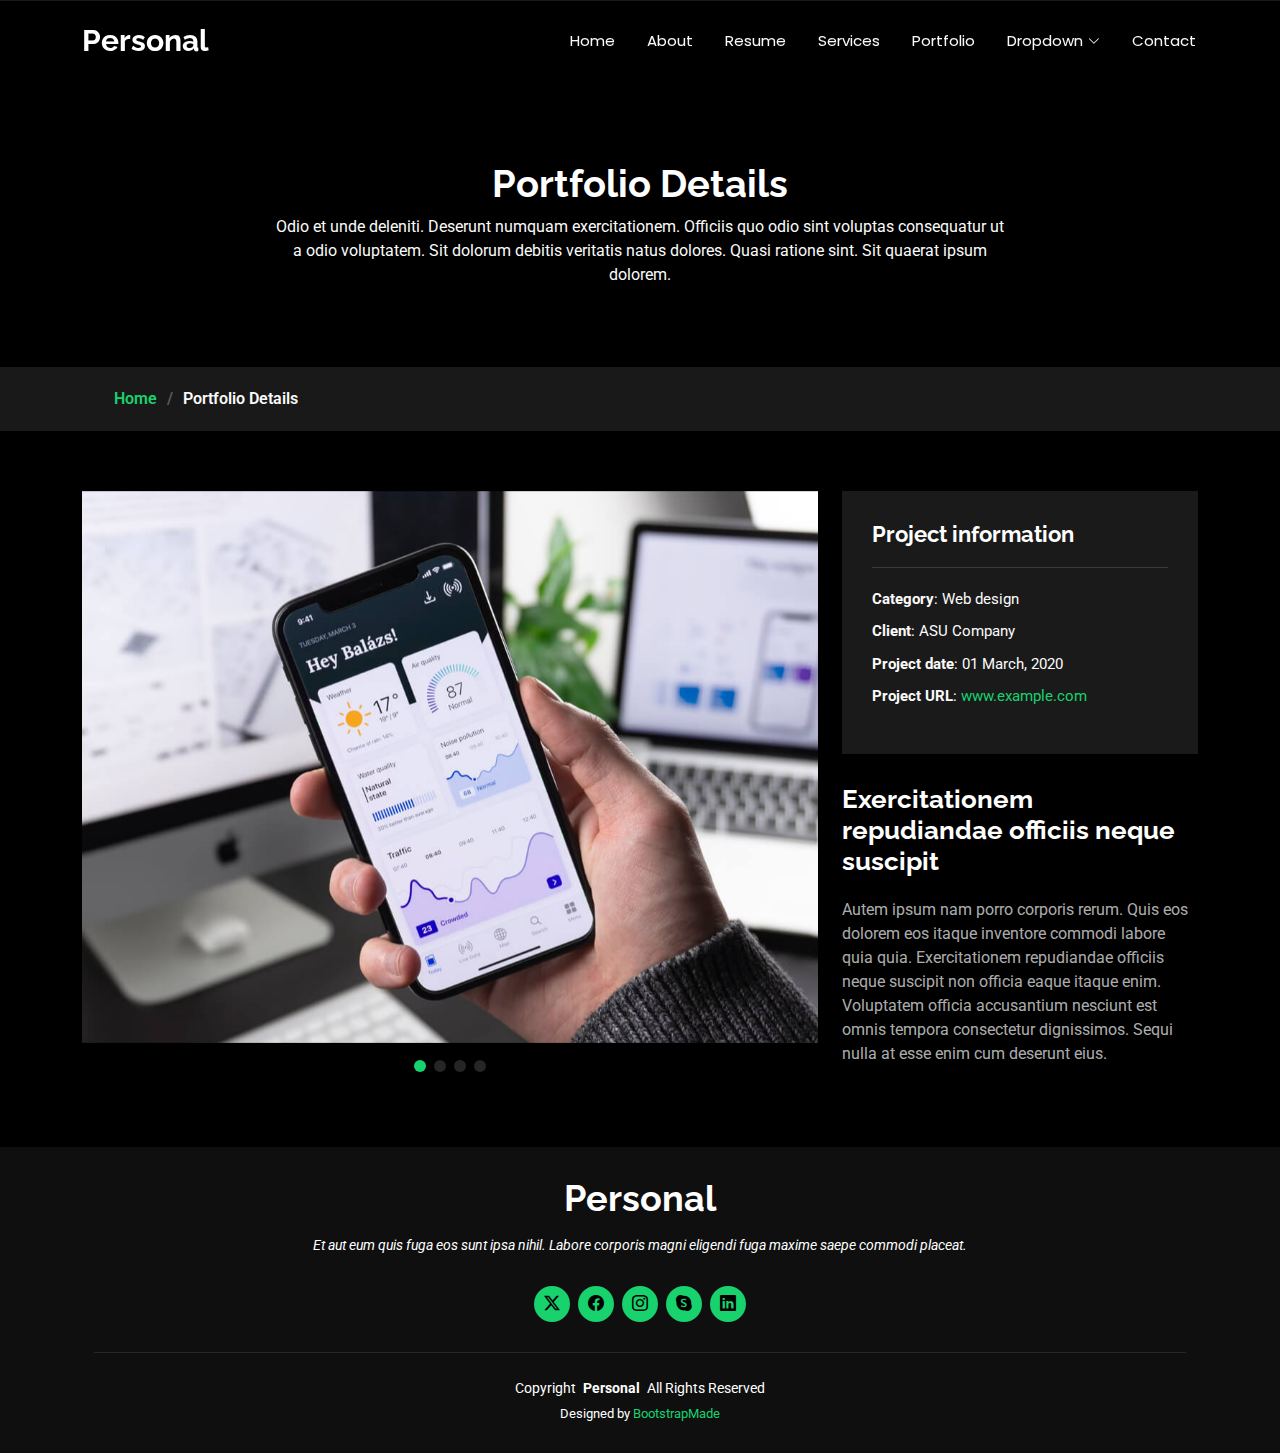
<file: portfolio-details.html>
<!DOCTYPE html>
<html lang="en">

<head>
  <meta charset="utf-8">
  <meta content="width=device-width, initial-scale=1.0" name="viewport">
  <title>Portfolio Details - Personal Bootstrap Template</title>
  <meta name="description" content="">
  <meta name="keywords" content="">

  <!-- Favicons -->
  <link href="assets/img/favicon.png" rel="icon">
  <link href="assets/img/apple-touch-icon.png" rel="apple-touch-icon">

  <!-- Fonts -->
  <link href="https://fonts.googleapis.com" rel="preconnect">
  <link href="https://fonts.gstatic.com" rel="preconnect" crossorigin>
  <link href="https://fonts.googleapis.com/css2?family=Roboto:ital,wght@0,100;0,300;0,400;0,500;0,700;0,900;1,100;1,300;1,400;1,500;1,700;1,900&family=Poppins:ital,wght@0,100;0,200;0,300;0,400;0,500;0,600;0,700;0,800;0,900;1,100;1,200;1,300;1,400;1,500;1,600;1,700;1,800;1,900&family=Raleway:ital,wght@0,100;0,200;0,300;0,400;0,500;0,600;0,700;0,800;0,900;1,100;1,200;1,300;1,400;1,500;1,600;1,700;1,800;1,900&display=swap" rel="stylesheet">

  <!-- Vendor CSS Files -->
  <link href="assets/vendor/bootstrap/css/bootstrap.min.css" rel="stylesheet">
  <link href="assets/vendor/bootstrap-icons/bootstrap-icons.css" rel="stylesheet">
  <link href="assets/vendor/aos/aos.css" rel="stylesheet">
  <link href="assets/vendor/swiper/swiper-bundle.min.css" rel="stylesheet">
  <link href="assets/vendor/glightbox/css/glightbox.min.css" rel="stylesheet">

  <!-- Main CSS File -->
  <link href="assets/css/main.css" rel="stylesheet">

  <!-- =======================================================
  * Template Name: Personal
  * Template URL: https://bootstrapmade.com/personal-free-resume-bootstrap-template/
  * Updated: Nov 04 2024 with Bootstrap v5.3.3
  * Author: BootstrapMade.com
  * License: https://bootstrapmade.com/license/
  ======================================================== -->
</head>

<body class="portfolio-details-page">

  <header id="header" class="header d-flex align-items-center fixed-top">
    <div class="container-fluid container-xl position-relative d-flex align-items-center justify-content-between">

      <a href="index.html" class="logo d-flex align-items-center">
        <!-- Uncomment the line below if you also wish to use an image logo -->
        <!-- <img src="assets/img/logo.png" alt=""> -->
        <h1 class="sitename">Personal</h1>
      </a>

      <nav id="navmenu" class="navmenu">
        <ul>
          <li><a href="index.html">Home</a></li>
          <li><a href="about.html">About</a></li>
          <li><a href="resume.html">Resume</a></li>
          <li><a href="services.html">Services</a></li>
          <li><a href="portfolio.html">Portfolio</a></li>
          <li class="dropdown"><a href="#"><span>Dropdown</span> <i class="bi bi-chevron-down toggle-dropdown"></i></a>
            <ul>
              <li><a href="#">Dropdown 1</a></li>
              <li class="dropdown"><a href="#"><span>Deep Dropdown</span> <i class="bi bi-chevron-down toggle-dropdown"></i></a>
                <ul>
                  <li><a href="#">Deep Dropdown 1</a></li>
                  <li><a href="#">Deep Dropdown 2</a></li>
                  <li><a href="#">Deep Dropdown 3</a></li>
                  <li><a href="#">Deep Dropdown 4</a></li>
                  <li><a href="#">Deep Dropdown 5</a></li>
                </ul>
              </li>
              <li><a href="#">Dropdown 2</a></li>
              <li><a href="#">Dropdown 3</a></li>
              <li><a href="#">Dropdown 4</a></li>
            </ul>
          </li>
          <li><a href="contact.html">Contact</a></li>
        </ul>
        <i class="mobile-nav-toggle d-xl-none bi bi-list"></i>
      </nav>

    </div>
  </header>

  <main class="main">

    <!-- Page Title -->
    <div class="page-title" data-aos="fade">
      <div class="heading">
        <div class="container">
          <div class="row d-flex justify-content-center text-center">
            <div class="col-lg-8">
              <h1>Portfolio Details</h1>
              <p class="mb-0">Odio et unde deleniti. Deserunt numquam exercitationem. Officiis quo odio sint voluptas consequatur ut a odio voluptatem. Sit dolorum debitis veritatis natus dolores. Quasi ratione sint. Sit quaerat ipsum dolorem.</p>
            </div>
          </div>
        </div>
      </div>
      <nav class="breadcrumbs">
        <div class="container">
          <ol>
            <li><a href="index.html">Home</a></li>
            <li class="current">Portfolio Details</li>
          </ol>
        </div>
      </nav>
    </div><!-- End Page Title -->

    <!-- Portfolio Details Section -->
    <section id="portfolio-details" class="portfolio-details section">

      <div class="container" data-aos="fade-up" data-aos-delay="100">

        <div class="row gy-4">

          <div class="col-lg-8">
            <div class="portfolio-details-slider swiper init-swiper">

              <script type="application/json" class="swiper-config">
                {
                  "loop": true,
                  "speed": 600,
                  "autoplay": {
                    "delay": 5000
                  },
                  "slidesPerView": "auto",
                  "pagination": {
                    "el": ".swiper-pagination",
                    "type": "bullets",
                    "clickable": true
                  }
                }
              </script>

              <div class="swiper-wrapper align-items-center">

                <div class="swiper-slide">
                  <img src="assets/img/portfolio/app-1.jpg" alt="">
                </div>

                <div class="swiper-slide">
                  <img src="assets/img/portfolio/product-1.jpg" alt="">
                </div>

                <div class="swiper-slide">
                  <img src="assets/img/portfolio/branding-1.jpg" alt="">
                </div>

                <div class="swiper-slide">
                  <img src="assets/img/portfolio/books-1.jpg" alt="">
                </div>

              </div>
              <div class="swiper-pagination"></div>
            </div>
          </div>

          <div class="col-lg-4">
            <div class="portfolio-info" data-aos="fade-up" data-aos-delay="200">
              <h3>Project information</h3>
              <ul>
                <li><strong>Category</strong>: Web design</li>
                <li><strong>Client</strong>: ASU Company</li>
                <li><strong>Project date</strong>: 01 March, 2020</li>
                <li><strong>Project URL</strong>: <a href="#">www.example.com</a></li>
              </ul>
            </div>
            <div class="portfolio-description" data-aos="fade-up" data-aos-delay="300">
              <h2>Exercitationem repudiandae officiis neque suscipit</h2>
              <p>
                Autem ipsum nam porro corporis rerum. Quis eos dolorem eos itaque inventore commodi labore quia quia. Exercitationem repudiandae officiis neque suscipit non officia eaque itaque enim. Voluptatem officia accusantium nesciunt est omnis tempora consectetur dignissimos. Sequi nulla at esse enim cum deserunt eius.
              </p>
            </div>
          </div>

        </div>

      </div>

    </section><!-- /Portfolio Details Section -->

  </main>

  <footer id="footer" class="footer dark-background">
    <div class="container">
      <h3 class="sitename">Personal</h3>
      <p>Et aut eum quis fuga eos sunt ipsa nihil. Labore corporis magni eligendi fuga maxime saepe commodi placeat.</p>
      <div class="social-links d-flex justify-content-center">
        <a href=""><i class="bi bi-twitter-x"></i></a>
        <a href=""><i class="bi bi-facebook"></i></a>
        <a href=""><i class="bi bi-instagram"></i></a>
        <a href=""><i class="bi bi-skype"></i></a>
        <a href=""><i class="bi bi-linkedin"></i></a>
      </div>
      <div class="container">
        <div class="copyright">
          <span>Copyright</span> <strong class="px-1 sitename">Personal</strong> <span>All Rights Reserved</span>
        </div>
        <div class="credits">
          <!-- All the links in the footer should remain intact. -->
          <!-- You can delete the links only if you've purchased the pro version. -->
          <!-- Licensing information: https://bootstrapmade.com/license/ -->
          <!-- Purchase the pro version with working PHP/AJAX contact form: [buy-url] -->
          Designed by <a href="https://bootstrapmade.com/">BootstrapMade</a>
        </div>
      </div>
    </div>
  </footer>

  <!-- Scroll Top -->
  <a href="#" id="scroll-top" class="scroll-top d-flex align-items-center justify-content-center"><i class="bi bi-arrow-up-short"></i></a>

  <!-- Preloader -->
  <div id="preloader"></div>

  <!-- Vendor JS Files -->
  <script src="assets/vendor/bootstrap/js/bootstrap.bundle.min.js"></script>
  <script src="assets/vendor/php-email-form/validate.js"></script>
  <script src="assets/vendor/aos/aos.js"></script>
  <script src="assets/vendor/typed.js/typed.umd.js"></script>
  <script src="assets/vendor/purecounter/purecounter_vanilla.js"></script>
  <script src="assets/vendor/waypoints/noframework.waypoints.js"></script>
  <script src="assets/vendor/swiper/swiper-bundle.min.js"></script>
  <script src="assets/vendor/glightbox/js/glightbox.min.js"></script>
  <script src="assets/vendor/imagesloaded/imagesloaded.pkgd.min.js"></script>
  <script src="assets/vendor/isotope-layout/isotope.pkgd.min.js"></script>

  <!-- Main JS File -->
  <script src="assets/js/main.js"></script>

</body>

</html>
</file>
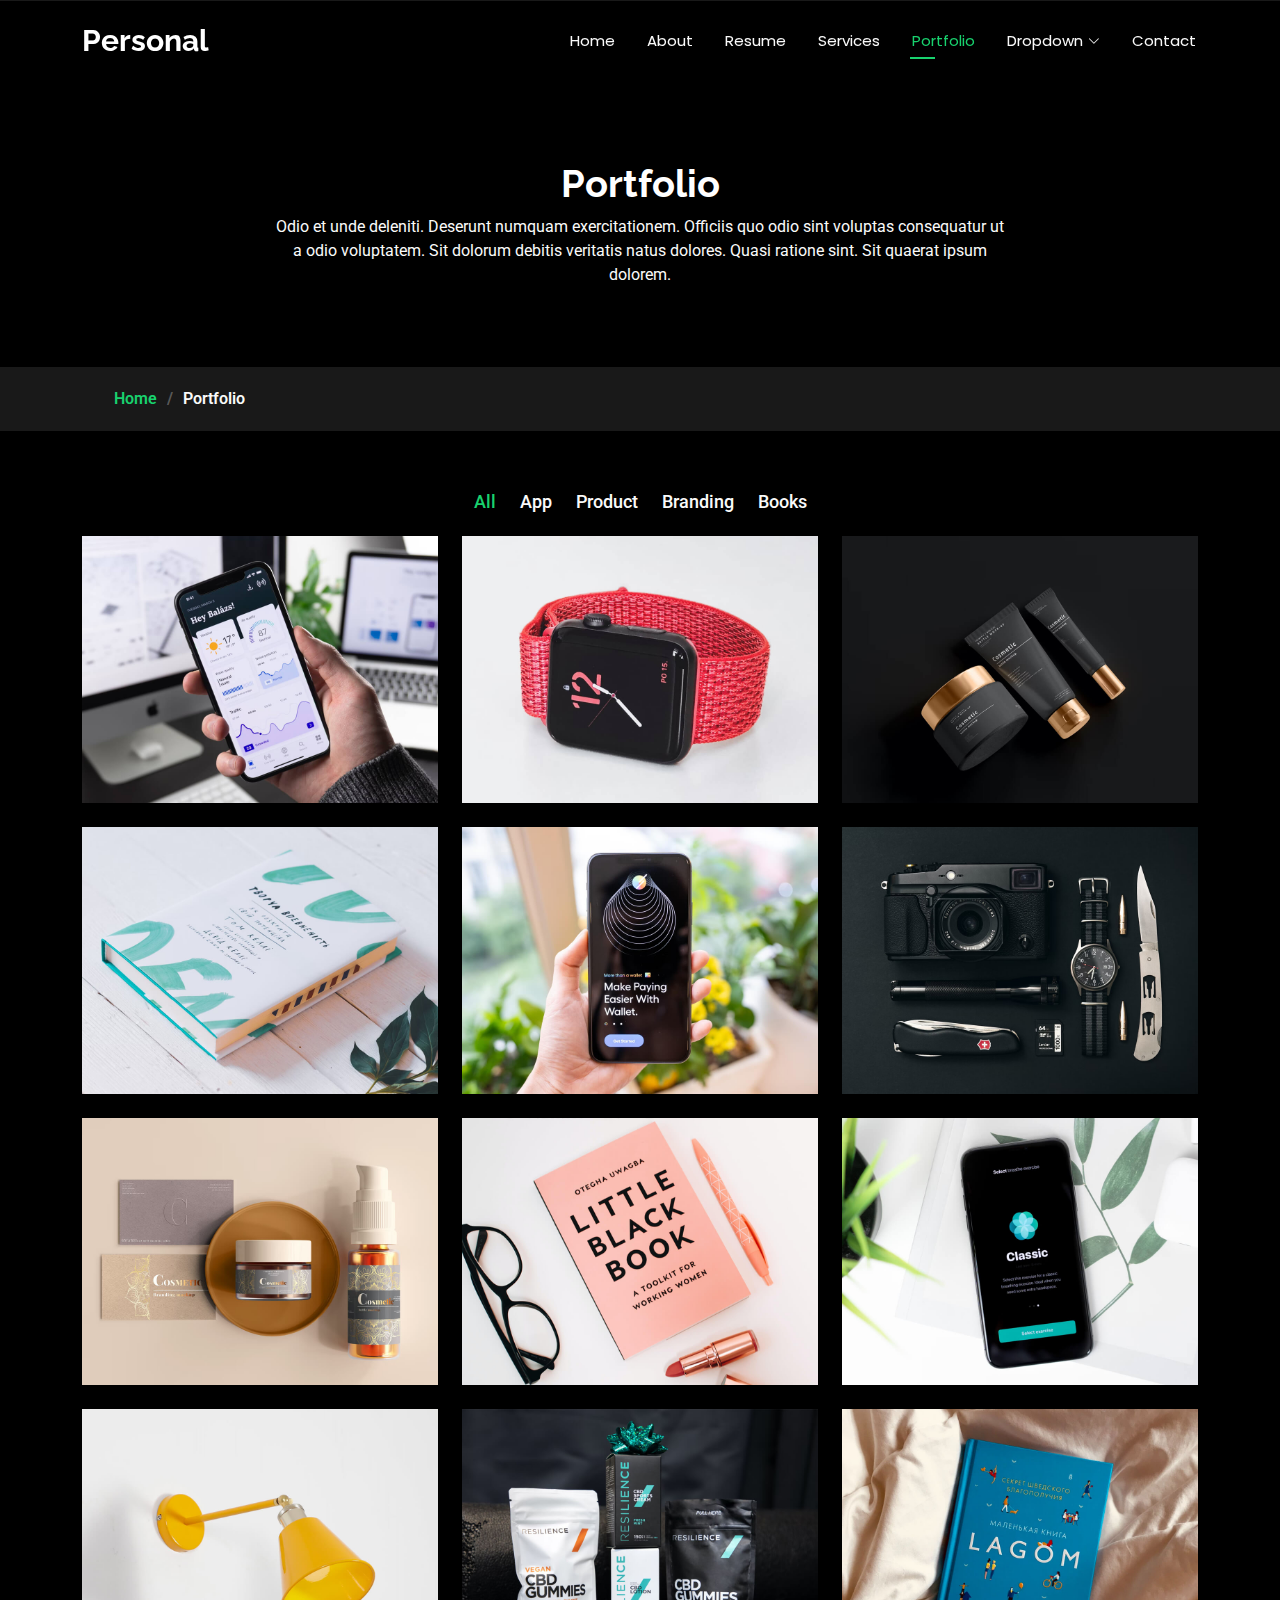
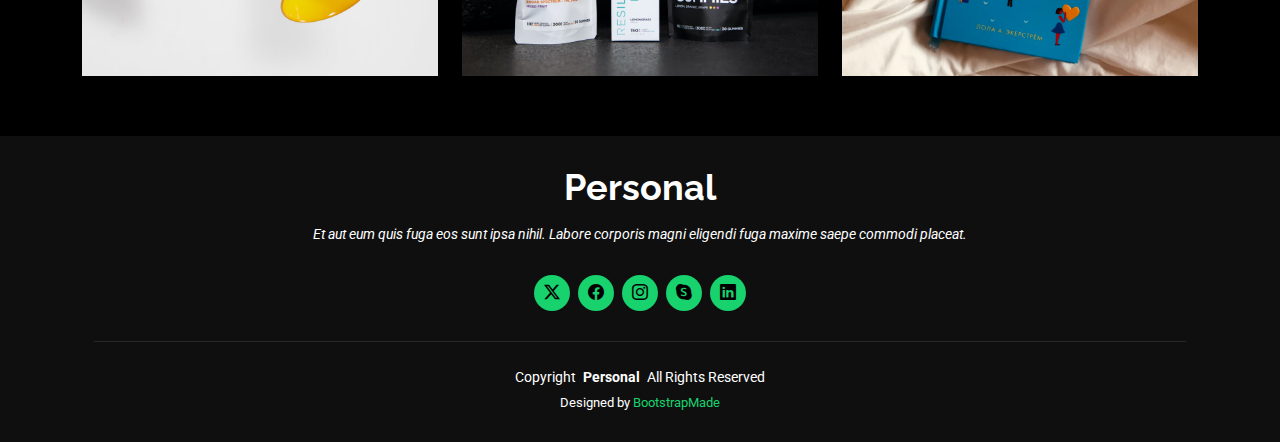
<file: portfolio.html>
<!DOCTYPE html>
<html lang="en">

<head>
  <meta charset="utf-8">
  <meta content="width=device-width, initial-scale=1.0" name="viewport">
  <title>Portfolio - Personal Bootstrap Template</title>
  <meta name="description" content="">
  <meta name="keywords" content="">

  <!-- Favicons -->
  <link href="assets/img/favicon.png" rel="icon">
  <link href="assets/img/apple-touch-icon.png" rel="apple-touch-icon">

  <!-- Fonts -->
  <link href="https://fonts.googleapis.com" rel="preconnect">
  <link href="https://fonts.gstatic.com" rel="preconnect" crossorigin>
  <link href="https://fonts.googleapis.com/css2?family=Roboto:ital,wght@0,100;0,300;0,400;0,500;0,700;0,900;1,100;1,300;1,400;1,500;1,700;1,900&family=Poppins:ital,wght@0,100;0,200;0,300;0,400;0,500;0,600;0,700;0,800;0,900;1,100;1,200;1,300;1,400;1,500;1,600;1,700;1,800;1,900&family=Raleway:ital,wght@0,100;0,200;0,300;0,400;0,500;0,600;0,700;0,800;0,900;1,100;1,200;1,300;1,400;1,500;1,600;1,700;1,800;1,900&display=swap" rel="stylesheet">

  <!-- Vendor CSS Files -->
  <link href="assets/vendor/bootstrap/css/bootstrap.min.css" rel="stylesheet">
  <link href="assets/vendor/bootstrap-icons/bootstrap-icons.css" rel="stylesheet">
  <link href="assets/vendor/aos/aos.css" rel="stylesheet">
  <link href="assets/vendor/swiper/swiper-bundle.min.css" rel="stylesheet">
  <link href="assets/vendor/glightbox/css/glightbox.min.css" rel="stylesheet">

  <!-- Main CSS File -->
  <link href="assets/css/main.css" rel="stylesheet">

  <!-- =======================================================
  * Template Name: Personal
  * Template URL: https://bootstrapmade.com/personal-free-resume-bootstrap-template/
  * Updated: Nov 04 2024 with Bootstrap v5.3.3
  * Author: BootstrapMade.com
  * License: https://bootstrapmade.com/license/
  ======================================================== -->
</head>

<body class="portfolio-page">

  <header id="header" class="header d-flex align-items-center fixed-top">
    <div class="container-fluid container-xl position-relative d-flex align-items-center justify-content-between">

      <a href="index.html" class="logo d-flex align-items-center">
        <!-- Uncomment the line below if you also wish to use an image logo -->
        <!-- <img src="assets/img/logo.png" alt=""> -->
        <h1 class="sitename">Personal</h1>
      </a>

      <nav id="navmenu" class="navmenu">
        <ul>
          <li><a href="index.html">Home</a></li>
          <li><a href="about.html">About</a></li>
          <li><a href="resume.html">Resume</a></li>
          <li><a href="services.html">Services</a></li>
          <li><a href="portfolio.html" class="active">Portfolio</a></li>
          <li class="dropdown"><a href="#"><span>Dropdown</span> <i class="bi bi-chevron-down toggle-dropdown"></i></a>
            <ul>
              <li><a href="#">Dropdown 1</a></li>
              <li class="dropdown"><a href="#"><span>Deep Dropdown</span> <i class="bi bi-chevron-down toggle-dropdown"></i></a>
                <ul>
                  <li><a href="#">Deep Dropdown 1</a></li>
                  <li><a href="#">Deep Dropdown 2</a></li>
                  <li><a href="#">Deep Dropdown 3</a></li>
                  <li><a href="#">Deep Dropdown 4</a></li>
                  <li><a href="#">Deep Dropdown 5</a></li>
                </ul>
              </li>
              <li><a href="#">Dropdown 2</a></li>
              <li><a href="#">Dropdown 3</a></li>
              <li><a href="#">Dropdown 4</a></li>
            </ul>
          </li>
          <li><a href="contact.html">Contact</a></li>
        </ul>
        <i class="mobile-nav-toggle d-xl-none bi bi-list"></i>
      </nav>

    </div>
  </header>

  <main class="main">

    <!-- Page Title -->
    <div class="page-title" data-aos="fade">
      <div class="heading">
        <div class="container">
          <div class="row d-flex justify-content-center text-center">
            <div class="col-lg-8">
              <h1>Portfolio</h1>
              <p class="mb-0">Odio et unde deleniti. Deserunt numquam exercitationem. Officiis quo odio sint voluptas consequatur ut a odio voluptatem. Sit dolorum debitis veritatis natus dolores. Quasi ratione sint. Sit quaerat ipsum dolorem.</p>
            </div>
          </div>
        </div>
      </div>
      <nav class="breadcrumbs">
        <div class="container">
          <ol>
            <li><a href="index.html">Home</a></li>
            <li class="current">Portfolio</li>
          </ol>
        </div>
      </nav>
    </div><!-- End Page Title -->

    <!-- Portfolio Section -->
    <section id="portfolio" class="portfolio section">

      <div class="container">

        <div class="isotope-layout" data-default-filter="*" data-layout="masonry" data-sort="original-order">

          <ul class="portfolio-filters isotope-filters" data-aos="fade-up" data-aos-delay="100">
            <li data-filter="*" class="filter-active">All</li>
            <li data-filter=".filter-app">App</li>
            <li data-filter=".filter-product">Product</li>
            <li data-filter=".filter-branding">Branding</li>
            <li data-filter=".filter-books">Books</li>
          </ul><!-- End Portfolio Filters -->

          <div class="row gy-4 isotope-container" data-aos="fade-up" data-aos-delay="200">

            <div class="col-lg-4 col-md-6 portfolio-item isotope-item filter-app">
              <div class="portfolio-content h-100">
                <img src="assets/img/portfolio/app-1.jpg" class="img-fluid" alt="">
                <div class="portfolio-info">
                  <h4>App 1</h4>
                  <p>Lorem ipsum, dolor sit amet consectetur</p>
                  <a href="assets/img/portfolio/app-1.jpg" title="App 1" data-gallery="portfolio-gallery-app" class="glightbox preview-link"><i class="bi bi-zoom-in"></i></a>
                  <a href="portfolio-details.html" title="More Details" class="details-link"><i class="bi bi-link-45deg"></i></a>
                </div>
              </div>
            </div><!-- End Portfolio Item -->

            <div class="col-lg-4 col-md-6 portfolio-item isotope-item filter-product">
              <div class="portfolio-content h-100">
                <img src="assets/img/portfolio/product-1.jpg" class="img-fluid" alt="">
                <div class="portfolio-info">
                  <h4>Product 1</h4>
                  <p>Lorem ipsum, dolor sit amet consectetur</p>
                  <a href="assets/img/portfolio/product-1.jpg" title="Product 1" data-gallery="portfolio-gallery-product" class="glightbox preview-link"><i class="bi bi-zoom-in"></i></a>
                  <a href="portfolio-details.html" title="More Details" class="details-link"><i class="bi bi-link-45deg"></i></a>
                </div>
              </div>
            </div><!-- End Portfolio Item -->

            <div class="col-lg-4 col-md-6 portfolio-item isotope-item filter-branding">
              <div class="portfolio-content h-100">
                <img src="assets/img/portfolio/branding-1.jpg" class="img-fluid" alt="">
                <div class="portfolio-info">
                  <h4>Branding 1</h4>
                  <p>Lorem ipsum, dolor sit amet consectetur</p>
                  <a href="assets/img/portfolio/branding-1.jpg" title="Branding 1" data-gallery="portfolio-gallery-branding" class="glightbox preview-link"><i class="bi bi-zoom-in"></i></a>
                  <a href="portfolio-details.html" title="More Details" class="details-link"><i class="bi bi-link-45deg"></i></a>
                </div>
              </div>
            </div><!-- End Portfolio Item -->

            <div class="col-lg-4 col-md-6 portfolio-item isotope-item filter-books">
              <div class="portfolio-content h-100">
                <img src="assets/img/portfolio/books-1.jpg" class="img-fluid" alt="">
                <div class="portfolio-info">
                  <h4>Books 1</h4>
                  <p>Lorem ipsum, dolor sit amet consectetur</p>
                  <a href="assets/img/portfolio/books-1.jpg" title="Branding 1" data-gallery="portfolio-gallery-book" class="glightbox preview-link"><i class="bi bi-zoom-in"></i></a>
                  <a href="portfolio-details.html" title="More Details" class="details-link"><i class="bi bi-link-45deg"></i></a>
                </div>
              </div>
            </div><!-- End Portfolio Item -->

            <div class="col-lg-4 col-md-6 portfolio-item isotope-item filter-app">
              <div class="portfolio-content h-100">
                <img src="assets/img/portfolio/app-2.jpg" class="img-fluid" alt="">
                <div class="portfolio-info">
                  <h4>App 2</h4>
                  <p>Lorem ipsum, dolor sit amet consectetur</p>
                  <a href="assets/img/portfolio/app-2.jpg" title="App 2" data-gallery="portfolio-gallery-app" class="glightbox preview-link"><i class="bi bi-zoom-in"></i></a>
                  <a href="portfolio-details.html" title="More Details" class="details-link"><i class="bi bi-link-45deg"></i></a>
                </div>
              </div>
            </div><!-- End Portfolio Item -->

            <div class="col-lg-4 col-md-6 portfolio-item isotope-item filter-product">
              <div class="portfolio-content h-100">
                <img src="assets/img/portfolio/product-2.jpg" class="img-fluid" alt="">
                <div class="portfolio-info">
                  <h4>Product 2</h4>
                  <p>Lorem ipsum, dolor sit amet consectetur</p>
                  <a href="assets/img/portfolio/product-2.jpg" title="Product 2" data-gallery="portfolio-gallery-product" class="glightbox preview-link"><i class="bi bi-zoom-in"></i></a>
                  <a href="portfolio-details.html" title="More Details" class="details-link"><i class="bi bi-link-45deg"></i></a>
                </div>
              </div>
            </div><!-- End Portfolio Item -->

            <div class="col-lg-4 col-md-6 portfolio-item isotope-item filter-branding">
              <div class="portfolio-content h-100">
                <img src="assets/img/portfolio/branding-2.jpg" class="img-fluid" alt="">
                <div class="portfolio-info">
                  <h4>Branding 2</h4>
                  <p>Lorem ipsum, dolor sit amet consectetur</p>
                  <a href="assets/img/portfolio/branding-2.jpg" title="Branding 2" data-gallery="portfolio-gallery-branding" class="glightbox preview-link"><i class="bi bi-zoom-in"></i></a>
                  <a href="portfolio-details.html" title="More Details" class="details-link"><i class="bi bi-link-45deg"></i></a>
                </div>
              </div>
            </div><!-- End Portfolio Item -->

            <div class="col-lg-4 col-md-6 portfolio-item isotope-item filter-books">
              <div class="portfolio-content h-100">
                <img src="assets/img/portfolio/books-2.jpg" class="img-fluid" alt="">
                <div class="portfolio-info">
                  <h4>Books 2</h4>
                  <p>Lorem ipsum, dolor sit amet consectetur</p>
                  <a href="assets/img/portfolio/books-2.jpg" title="Branding 2" data-gallery="portfolio-gallery-book" class="glightbox preview-link"><i class="bi bi-zoom-in"></i></a>
                  <a href="portfolio-details.html" title="More Details" class="details-link"><i class="bi bi-link-45deg"></i></a>
                </div>
              </div>
            </div><!-- End Portfolio Item -->

            <div class="col-lg-4 col-md-6 portfolio-item isotope-item filter-app">
              <div class="portfolio-content h-100">
                <img src="assets/img/portfolio/app-3.jpg" class="img-fluid" alt="">
                <div class="portfolio-info">
                  <h4>App 3</h4>
                  <p>Lorem ipsum, dolor sit amet consectetur</p>
                  <a href="assets/img/portfolio/app-3.jpg" title="App 3" data-gallery="portfolio-gallery-app" class="glightbox preview-link"><i class="bi bi-zoom-in"></i></a>
                  <a href="portfolio-details.html" title="More Details" class="details-link"><i class="bi bi-link-45deg"></i></a>
                </div>
              </div>
            </div><!-- End Portfolio Item -->

            <div class="col-lg-4 col-md-6 portfolio-item isotope-item filter-product">
              <div class="portfolio-content h-100">
                <img src="assets/img/portfolio/product-3.jpg" class="img-fluid" alt="">
                <div class="portfolio-info">
                  <h4>Product 3</h4>
                  <p>Lorem ipsum, dolor sit amet consectetur</p>
                  <a href="assets/img/portfolio/product-3.jpg" title="Product 3" data-gallery="portfolio-gallery-product" class="glightbox preview-link"><i class="bi bi-zoom-in"></i></a>
                  <a href="portfolio-details.html" title="More Details" class="details-link"><i class="bi bi-link-45deg"></i></a>
                </div>
              </div>
            </div><!-- End Portfolio Item -->

            <div class="col-lg-4 col-md-6 portfolio-item isotope-item filter-branding">
              <div class="portfolio-content h-100">
                <img src="assets/img/portfolio/branding-3.jpg" class="img-fluid" alt="">
                <div class="portfolio-info">
                  <h4>Branding 3</h4>
                  <p>Lorem ipsum, dolor sit amet consectetur</p>
                  <a href="assets/img/portfolio/branding-3.jpg" title="Branding 2" data-gallery="portfolio-gallery-branding" class="glightbox preview-link"><i class="bi bi-zoom-in"></i></a>
                  <a href="portfolio-details.html" title="More Details" class="details-link"><i class="bi bi-link-45deg"></i></a>
                </div>
              </div>
            </div><!-- End Portfolio Item -->

            <div class="col-lg-4 col-md-6 portfolio-item isotope-item filter-books">
              <div class="portfolio-content h-100">
                <img src="assets/img/portfolio/books-3.jpg" class="img-fluid" alt="">
                <div class="portfolio-info">
                  <h4>Books 3</h4>
                  <p>Lorem ipsum, dolor sit amet consectetur</p>
                  <a href="assets/img/portfolio/books-3.jpg" title="Branding 3" data-gallery="portfolio-gallery-book" class="glightbox preview-link"><i class="bi bi-zoom-in"></i></a>
                  <a href="portfolio-details.html" title="More Details" class="details-link"><i class="bi bi-link-45deg"></i></a>
                </div>
              </div>
            </div><!-- End Portfolio Item -->

          </div><!-- End Portfolio Container -->

        </div>

      </div>

    </section><!-- /Portfolio Section -->

  </main>

  <footer id="footer" class="footer dark-background">
    <div class="container">
      <h3 class="sitename">Personal</h3>
      <p>Et aut eum quis fuga eos sunt ipsa nihil. Labore corporis magni eligendi fuga maxime saepe commodi placeat.</p>
      <div class="social-links d-flex justify-content-center">
        <a href=""><i class="bi bi-twitter-x"></i></a>
        <a href=""><i class="bi bi-facebook"></i></a>
        <a href=""><i class="bi bi-instagram"></i></a>
        <a href=""><i class="bi bi-skype"></i></a>
        <a href=""><i class="bi bi-linkedin"></i></a>
      </div>
      <div class="container">
        <div class="copyright">
          <span>Copyright</span> <strong class="px-1 sitename">Personal</strong> <span>All Rights Reserved</span>
        </div>
        <div class="credits">
          <!-- All the links in the footer should remain intact. -->
          <!-- You can delete the links only if you've purchased the pro version. -->
          <!-- Licensing information: https://bootstrapmade.com/license/ -->
          <!-- Purchase the pro version with working PHP/AJAX contact form: [buy-url] -->
          Designed by <a href="https://bootstrapmade.com/">BootstrapMade</a>
        </div>
      </div>
    </div>
  </footer>

  <!-- Scroll Top -->
  <a href="#" id="scroll-top" class="scroll-top d-flex align-items-center justify-content-center"><i class="bi bi-arrow-up-short"></i></a>

  <!-- Preloader -->
  <div id="preloader"></div>

  <!-- Vendor JS Files -->
  <script src="assets/vendor/bootstrap/js/bootstrap.bundle.min.js"></script>
  <script src="assets/vendor/php-email-form/validate.js"></script>
  <script src="assets/vendor/aos/aos.js"></script>
  <script src="assets/vendor/typed.js/typed.umd.js"></script>
  <script src="assets/vendor/purecounter/purecounter_vanilla.js"></script>
  <script src="assets/vendor/waypoints/noframework.waypoints.js"></script>
  <script src="assets/vendor/swiper/swiper-bundle.min.js"></script>
  <script src="assets/vendor/glightbox/js/glightbox.min.js"></script>
  <script src="assets/vendor/imagesloaded/imagesloaded.pkgd.min.js"></script>
  <script src="assets/vendor/isotope-layout/isotope.pkgd.min.js"></script>

  <!-- Main JS File -->
  <script src="assets/js/main.js"></script>

</body>

</html>
</file>
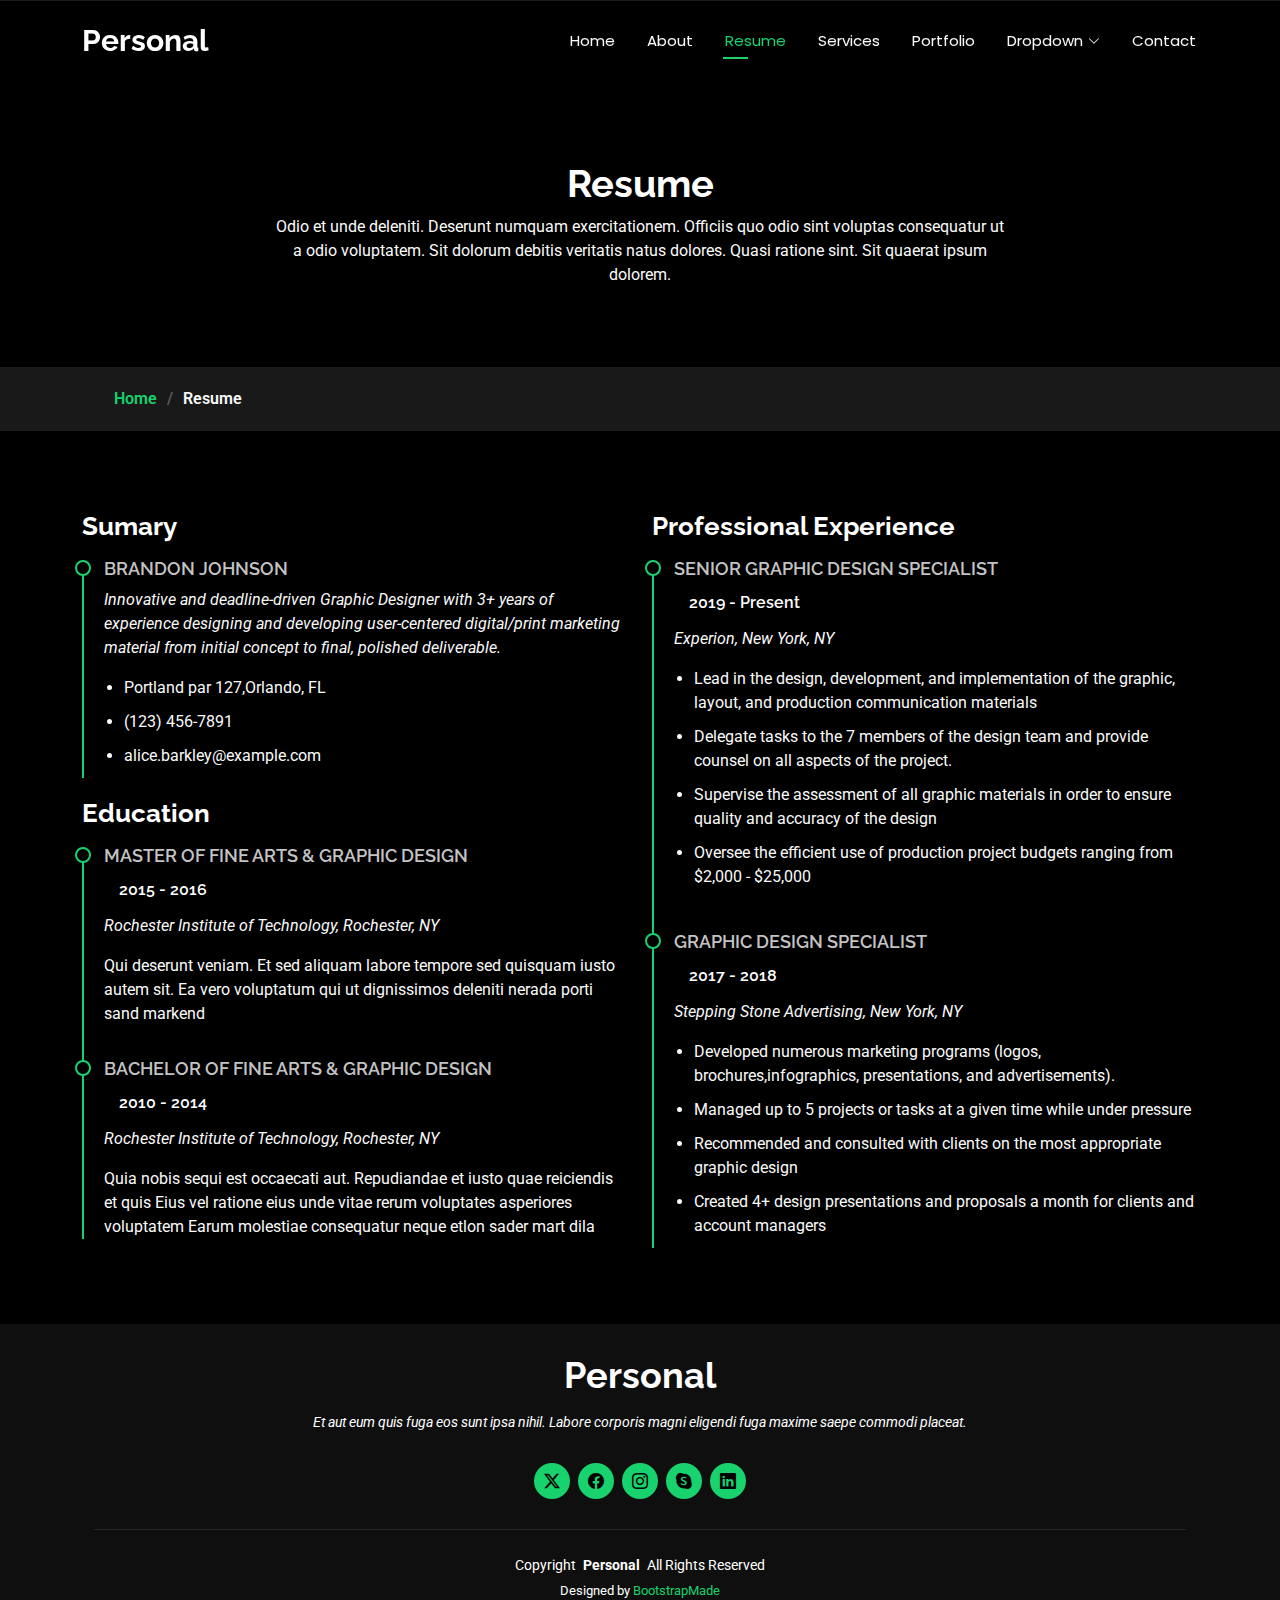
<file: resume.html>
<!DOCTYPE html>
<html lang="en">

<head>
  <meta charset="utf-8">
  <meta content="width=device-width, initial-scale=1.0" name="viewport">
  <title>Resume - Personal Bootstrap Template</title>
  <meta name="description" content="">
  <meta name="keywords" content="">

  <!-- Favicons -->
  <link href="assets/img/favicon.png" rel="icon">
  <link href="assets/img/apple-touch-icon.png" rel="apple-touch-icon">

  <!-- Fonts -->
  <link href="https://fonts.googleapis.com" rel="preconnect">
  <link href="https://fonts.gstatic.com" rel="preconnect" crossorigin>
  <link href="https://fonts.googleapis.com/css2?family=Roboto:ital,wght@0,100;0,300;0,400;0,500;0,700;0,900;1,100;1,300;1,400;1,500;1,700;1,900&family=Poppins:ital,wght@0,100;0,200;0,300;0,400;0,500;0,600;0,700;0,800;0,900;1,100;1,200;1,300;1,400;1,500;1,600;1,700;1,800;1,900&family=Raleway:ital,wght@0,100;0,200;0,300;0,400;0,500;0,600;0,700;0,800;0,900;1,100;1,200;1,300;1,400;1,500;1,600;1,700;1,800;1,900&display=swap" rel="stylesheet">

  <!-- Vendor CSS Files -->
  <link href="assets/vendor/bootstrap/css/bootstrap.min.css" rel="stylesheet">
  <link href="assets/vendor/bootstrap-icons/bootstrap-icons.css" rel="stylesheet">
  <link href="assets/vendor/aos/aos.css" rel="stylesheet">
  <link href="assets/vendor/swiper/swiper-bundle.min.css" rel="stylesheet">
  <link href="assets/vendor/glightbox/css/glightbox.min.css" rel="stylesheet">

  <!-- Main CSS File -->
  <link href="assets/css/main.css" rel="stylesheet">

  <!-- =======================================================
  * Template Name: Personal
  * Template URL: https://bootstrapmade.com/personal-free-resume-bootstrap-template/
  * Updated: Nov 04 2024 with Bootstrap v5.3.3
  * Author: BootstrapMade.com
  * License: https://bootstrapmade.com/license/
  ======================================================== -->
</head>

<body class="resume-page">

  <header id="header" class="header d-flex align-items-center fixed-top">
    <div class="container-fluid container-xl position-relative d-flex align-items-center justify-content-between">

      <a href="index.html" class="logo d-flex align-items-center">
        <!-- Uncomment the line below if you also wish to use an image logo -->
        <!-- <img src="assets/img/logo.png" alt=""> -->
        <h1 class="sitename">Personal</h1>
      </a>

      <nav id="navmenu" class="navmenu">
        <ul>
          <li><a href="index.html">Home</a></li>
          <li><a href="about.html">About</a></li>
          <li><a href="resume.html" class="active">Resume</a></li>
          <li><a href="services.html">Services</a></li>
          <li><a href="portfolio.html">Portfolio</a></li>
          <li class="dropdown"><a href="#"><span>Dropdown</span> <i class="bi bi-chevron-down toggle-dropdown"></i></a>
            <ul>
              <li><a href="#">Dropdown 1</a></li>
              <li class="dropdown"><a href="#"><span>Deep Dropdown</span> <i class="bi bi-chevron-down toggle-dropdown"></i></a>
                <ul>
                  <li><a href="#">Deep Dropdown 1</a></li>
                  <li><a href="#">Deep Dropdown 2</a></li>
                  <li><a href="#">Deep Dropdown 3</a></li>
                  <li><a href="#">Deep Dropdown 4</a></li>
                  <li><a href="#">Deep Dropdown 5</a></li>
                </ul>
              </li>
              <li><a href="#">Dropdown 2</a></li>
              <li><a href="#">Dropdown 3</a></li>
              <li><a href="#">Dropdown 4</a></li>
            </ul>
          </li>
          <li><a href="contact.html">Contact</a></li>
        </ul>
        <i class="mobile-nav-toggle d-xl-none bi bi-list"></i>
      </nav>

    </div>
  </header>

  <main class="main">

    <!-- Page Title -->
    <div class="page-title" data-aos="fade">
      <div class="heading">
        <div class="container">
          <div class="row d-flex justify-content-center text-center">
            <div class="col-lg-8">
              <h1>Resume</h1>
              <p class="mb-0">Odio et unde deleniti. Deserunt numquam exercitationem. Officiis quo odio sint voluptas consequatur ut a odio voluptatem. Sit dolorum debitis veritatis natus dolores. Quasi ratione sint. Sit quaerat ipsum dolorem.</p>
            </div>
          </div>
        </div>
      </div>
      <nav class="breadcrumbs">
        <div class="container">
          <ol>
            <li><a href="index.html">Home</a></li>
            <li class="current">Resume</li>
          </ol>
        </div>
      </nav>
    </div><!-- End Page Title -->

    <!-- Resume Section -->
    <section id="resume" class="resume section">

      <div class="container">

        <div class="row">

          <div class="col-lg-6" data-aos="fade-up" data-aos-delay="100">
            <h3 class="resume-title">Sumary</h3>

            <div class="resume-item pb-0">
              <h4>Brandon Johnson</h4>
              <p><em>Innovative and deadline-driven Graphic Designer with 3+ years of experience designing and developing user-centered digital/print marketing material from initial concept to final, polished deliverable.</em></p>
              <ul>
                <li>Portland par 127,Orlando, FL</li>
                <li>(123) 456-7891</li>
                <li>alice.barkley@example.com</li>
              </ul>
            </div><!-- Edn Resume Item -->

            <h3 class="resume-title">Education</h3>
            <div class="resume-item">
              <h4>Master of Fine Arts &amp; Graphic Design</h4>
              <h5>2015 - 2016</h5>
              <p><em>Rochester Institute of Technology, Rochester, NY</em></p>
              <p>Qui deserunt veniam. Et sed aliquam labore tempore sed quisquam iusto autem sit. Ea vero voluptatum qui ut dignissimos deleniti nerada porti sand markend</p>
            </div><!-- Edn Resume Item -->

            <div class="resume-item">
              <h4>Bachelor of Fine Arts &amp; Graphic Design</h4>
              <h5>2010 - 2014</h5>
              <p><em>Rochester Institute of Technology, Rochester, NY</em></p>
              <p>Quia nobis sequi est occaecati aut. Repudiandae et iusto quae reiciendis et quis Eius vel ratione eius unde vitae rerum voluptates asperiores voluptatem Earum molestiae consequatur neque etlon sader mart dila</p>
            </div><!-- Edn Resume Item -->

          </div>

          <div class="col-lg-6" data-aos="fade-up" data-aos-delay="200">
            <h3 class="resume-title">Professional Experience</h3>
            <div class="resume-item">
              <h4>Senior graphic design specialist</h4>
              <h5>2019 - Present</h5>
              <p><em>Experion, New York, NY </em></p>
              <ul>
                <li>Lead in the design, development, and implementation of the graphic, layout, and production communication materials</li>
                <li>Delegate tasks to the 7 members of the design team and provide counsel on all aspects of the project. </li>
                <li>Supervise the assessment of all graphic materials in order to ensure quality and accuracy of the design</li>
                <li>Oversee the efficient use of production project budgets ranging from $2,000 - $25,000</li>
              </ul>
            </div><!-- Edn Resume Item -->

            <div class="resume-item">
              <h4>Graphic design specialist</h4>
              <h5>2017 - 2018</h5>
              <p><em>Stepping Stone Advertising, New York, NY</em></p>
              <ul>
                <li>Developed numerous marketing programs (logos, brochures,infographics, presentations, and advertisements).</li>
                <li>Managed up to 5 projects or tasks at a given time while under pressure</li>
                <li>Recommended and consulted with clients on the most appropriate graphic design</li>
                <li>Created 4+ design presentations and proposals a month for clients and account managers</li>
              </ul>
            </div><!-- Edn Resume Item -->

          </div>

        </div>

      </div>

    </section><!-- /Resume Section -->

  </main>

  <footer id="footer" class="footer dark-background">
    <div class="container">
      <h3 class="sitename">Personal</h3>
      <p>Et aut eum quis fuga eos sunt ipsa nihil. Labore corporis magni eligendi fuga maxime saepe commodi placeat.</p>
      <div class="social-links d-flex justify-content-center">
        <a href=""><i class="bi bi-twitter-x"></i></a>
        <a href=""><i class="bi bi-facebook"></i></a>
        <a href=""><i class="bi bi-instagram"></i></a>
        <a href=""><i class="bi bi-skype"></i></a>
        <a href=""><i class="bi bi-linkedin"></i></a>
      </div>
      <div class="container">
        <div class="copyright">
          <span>Copyright</span> <strong class="px-1 sitename">Personal</strong> <span>All Rights Reserved</span>
        </div>
        <div class="credits">
          <!-- All the links in the footer should remain intact. -->
          <!-- You can delete the links only if you've purchased the pro version. -->
          <!-- Licensing information: https://bootstrapmade.com/license/ -->
          <!-- Purchase the pro version with working PHP/AJAX contact form: [buy-url] -->
          Designed by <a href="https://bootstrapmade.com/">BootstrapMade</a>
        </div>
      </div>
    </div>
  </footer>

  <!-- Scroll Top -->
  <a href="#" id="scroll-top" class="scroll-top d-flex align-items-center justify-content-center"><i class="bi bi-arrow-up-short"></i></a>

  <!-- Preloader -->
  <div id="preloader"></div>

  <!-- Vendor JS Files -->
  <script src="assets/vendor/bootstrap/js/bootstrap.bundle.min.js"></script>
  <script src="assets/vendor/php-email-form/validate.js"></script>
  <script src="assets/vendor/aos/aos.js"></script>
  <script src="assets/vendor/typed.js/typed.umd.js"></script>
  <script src="assets/vendor/purecounter/purecounter_vanilla.js"></script>
  <script src="assets/vendor/waypoints/noframework.waypoints.js"></script>
  <script src="assets/vendor/swiper/swiper-bundle.min.js"></script>
  <script src="assets/vendor/glightbox/js/glightbox.min.js"></script>
  <script src="assets/vendor/imagesloaded/imagesloaded.pkgd.min.js"></script>
  <script src="assets/vendor/isotope-layout/isotope.pkgd.min.js"></script>

  <!-- Main JS File -->
  <script src="assets/js/main.js"></script>

</body>

</html>
</file>
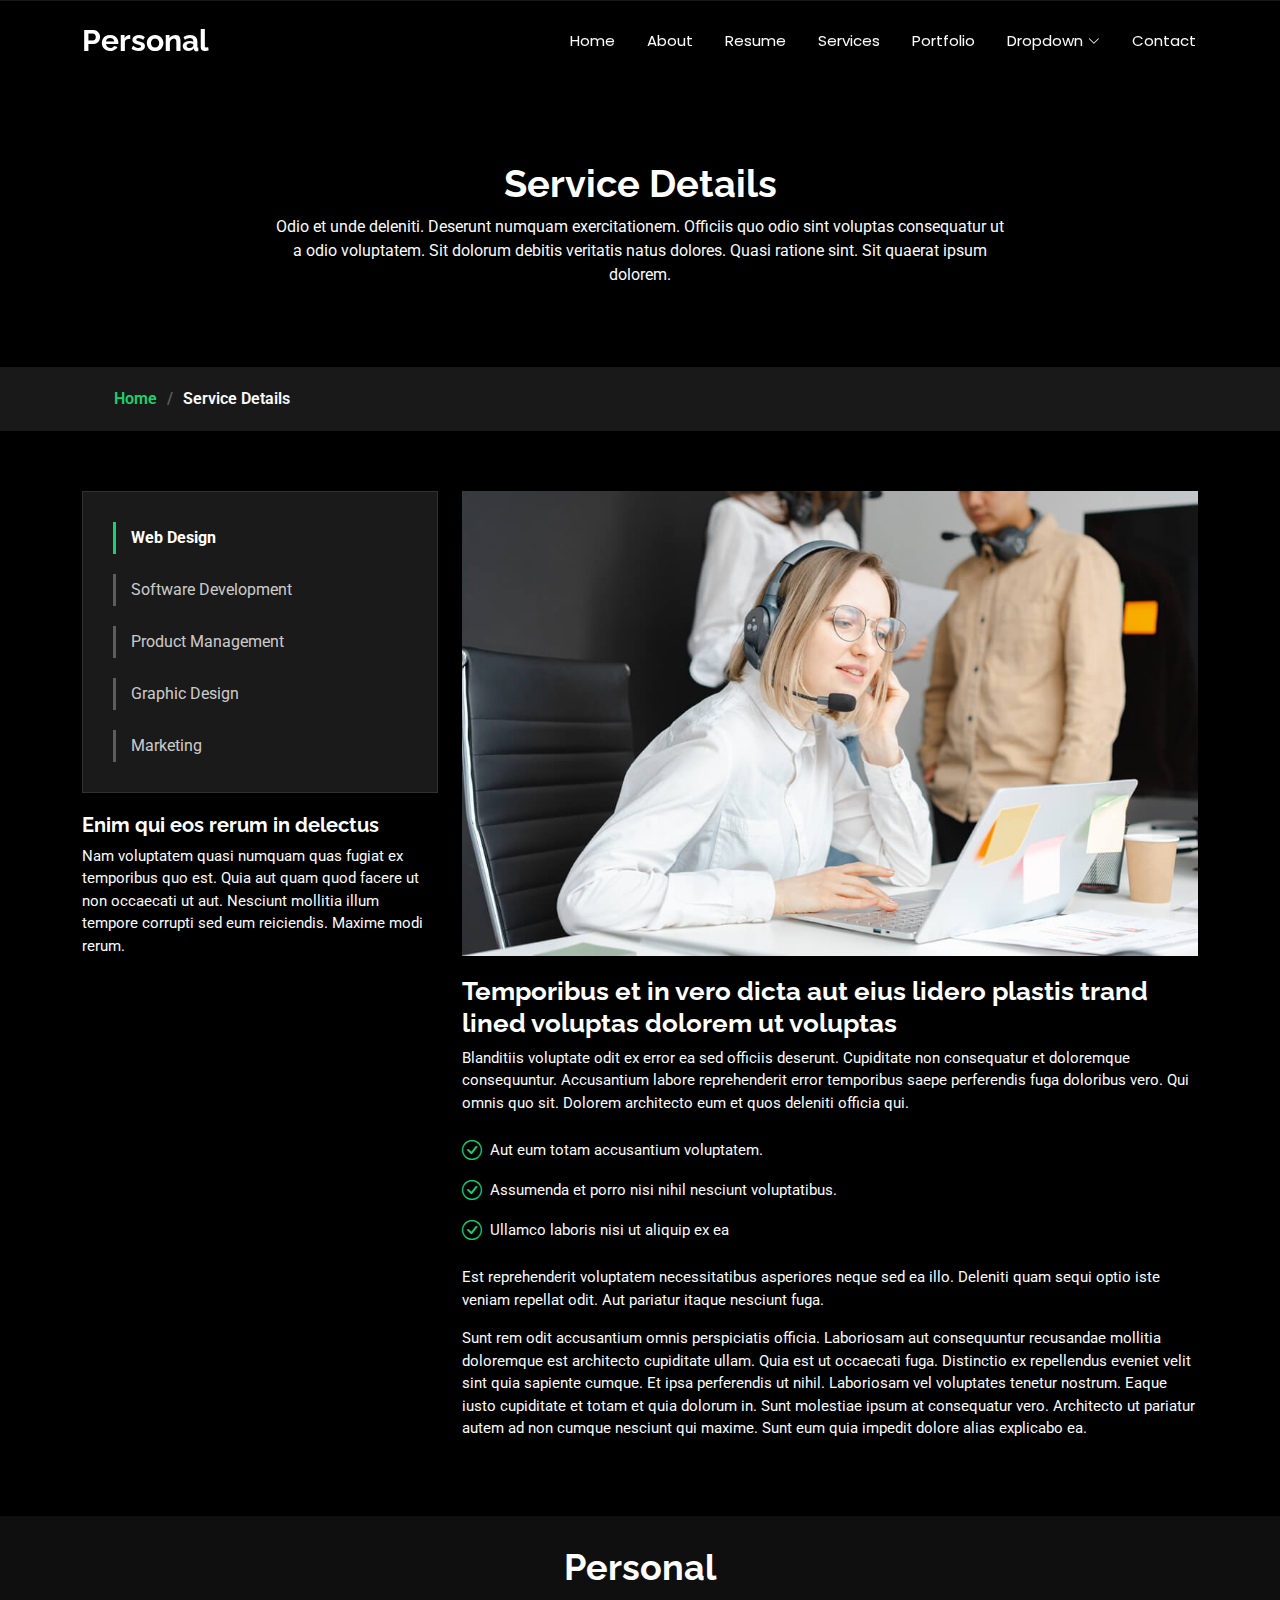
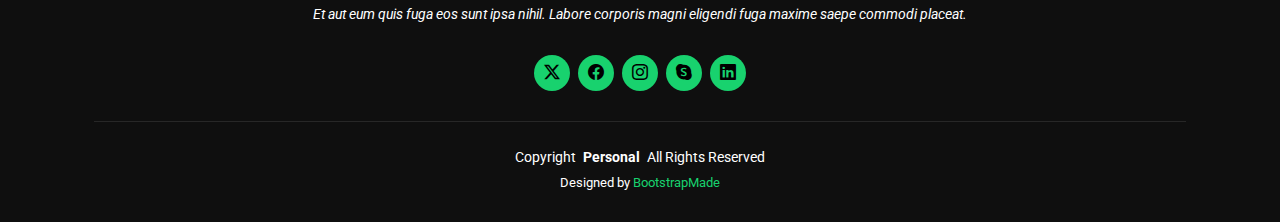
<file: service-details.html>
<!DOCTYPE html>
<html lang="en">

<head>
  <meta charset="utf-8">
  <meta content="width=device-width, initial-scale=1.0" name="viewport">
  <title>Service Details - Personal Bootstrap Template</title>
  <meta name="description" content="">
  <meta name="keywords" content="">

  <!-- Favicons -->
  <link href="assets/img/favicon.png" rel="icon">
  <link href="assets/img/apple-touch-icon.png" rel="apple-touch-icon">

  <!-- Fonts -->
  <link href="https://fonts.googleapis.com" rel="preconnect">
  <link href="https://fonts.gstatic.com" rel="preconnect" crossorigin>
  <link href="https://fonts.googleapis.com/css2?family=Roboto:ital,wght@0,100;0,300;0,400;0,500;0,700;0,900;1,100;1,300;1,400;1,500;1,700;1,900&family=Poppins:ital,wght@0,100;0,200;0,300;0,400;0,500;0,600;0,700;0,800;0,900;1,100;1,200;1,300;1,400;1,500;1,600;1,700;1,800;1,900&family=Raleway:ital,wght@0,100;0,200;0,300;0,400;0,500;0,600;0,700;0,800;0,900;1,100;1,200;1,300;1,400;1,500;1,600;1,700;1,800;1,900&display=swap" rel="stylesheet">

  <!-- Vendor CSS Files -->
  <link href="assets/vendor/bootstrap/css/bootstrap.min.css" rel="stylesheet">
  <link href="assets/vendor/bootstrap-icons/bootstrap-icons.css" rel="stylesheet">
  <link href="assets/vendor/aos/aos.css" rel="stylesheet">
  <link href="assets/vendor/swiper/swiper-bundle.min.css" rel="stylesheet">
  <link href="assets/vendor/glightbox/css/glightbox.min.css" rel="stylesheet">

  <!-- Main CSS File -->
  <link href="assets/css/main.css" rel="stylesheet">

  <!-- =======================================================
  * Template Name: Personal
  * Template URL: https://bootstrapmade.com/personal-free-resume-bootstrap-template/
  * Updated: Nov 04 2024 with Bootstrap v5.3.3
  * Author: BootstrapMade.com
  * License: https://bootstrapmade.com/license/
  ======================================================== -->
</head>

<body class="service-details-page">

  <header id="header" class="header d-flex align-items-center fixed-top">
    <div class="container-fluid container-xl position-relative d-flex align-items-center justify-content-between">

      <a href="index.html" class="logo d-flex align-items-center">
        <!-- Uncomment the line below if you also wish to use an image logo -->
        <!-- <img src="assets/img/logo.png" alt=""> -->
        <h1 class="sitename">Personal</h1>
      </a>

      <nav id="navmenu" class="navmenu">
        <ul>
          <li><a href="index.html">Home</a></li>
          <li><a href="about.html">About</a></li>
          <li><a href="resume.html">Resume</a></li>
          <li><a href="services.html">Services</a></li>
          <li><a href="portfolio.html">Portfolio</a></li>
          <li class="dropdown"><a href="#"><span>Dropdown</span> <i class="bi bi-chevron-down toggle-dropdown"></i></a>
            <ul>
              <li><a href="#">Dropdown 1</a></li>
              <li class="dropdown"><a href="#"><span>Deep Dropdown</span> <i class="bi bi-chevron-down toggle-dropdown"></i></a>
                <ul>
                  <li><a href="#">Deep Dropdown 1</a></li>
                  <li><a href="#">Deep Dropdown 2</a></li>
                  <li><a href="#">Deep Dropdown 3</a></li>
                  <li><a href="#">Deep Dropdown 4</a></li>
                  <li><a href="#">Deep Dropdown 5</a></li>
                </ul>
              </li>
              <li><a href="#">Dropdown 2</a></li>
              <li><a href="#">Dropdown 3</a></li>
              <li><a href="#">Dropdown 4</a></li>
            </ul>
          </li>
          <li><a href="contact.html">Contact</a></li>
        </ul>
        <i class="mobile-nav-toggle d-xl-none bi bi-list"></i>
      </nav>

    </div>
  </header>

  <main class="main">

    <!-- Page Title -->
    <div class="page-title" data-aos="fade">
      <div class="heading">
        <div class="container">
          <div class="row d-flex justify-content-center text-center">
            <div class="col-lg-8">
              <h1>Service Details</h1>
              <p class="mb-0">Odio et unde deleniti. Deserunt numquam exercitationem. Officiis quo odio sint voluptas consequatur ut a odio voluptatem. Sit dolorum debitis veritatis natus dolores. Quasi ratione sint. Sit quaerat ipsum dolorem.</p>
            </div>
          </div>
        </div>
      </div>
      <nav class="breadcrumbs">
        <div class="container">
          <ol>
            <li><a href="index.html">Home</a></li>
            <li class="current">Service Details</li>
          </ol>
        </div>
      </nav>
    </div><!-- End Page Title -->

    <!-- Service Details Section -->
    <section id="service-details" class="service-details section">

      <div class="container">

        <div class="row gy-4">

          <div class="col-lg-4" data-aos="fade-up" data-aos-delay="100">
            <div class="services-list">
              <a href="#" class="active">Web Design</a>
              <a href="#">Software Development</a>
              <a href="#">Product Management</a>
              <a href="#">Graphic Design</a>
              <a href="#">Marketing</a>
            </div>

            <h4>Enim qui eos rerum in delectus</h4>
            <p>Nam voluptatem quasi numquam quas fugiat ex temporibus quo est. Quia aut quam quod facere ut non occaecati ut aut. Nesciunt mollitia illum tempore corrupti sed eum reiciendis. Maxime modi rerum.</p>
          </div>

          <div class="col-lg-8" data-aos="fade-up" data-aos-delay="200">
            <img src="assets/img/services.jpg" alt="" class="img-fluid services-img">
            <h3>Temporibus et in vero dicta aut eius lidero plastis trand lined voluptas dolorem ut voluptas</h3>
            <p>
              Blanditiis voluptate odit ex error ea sed officiis deserunt. Cupiditate non consequatur et doloremque consequuntur. Accusantium labore reprehenderit error temporibus saepe perferendis fuga doloribus vero. Qui omnis quo sit. Dolorem architecto eum et quos deleniti officia qui.
            </p>
            <ul>
              <li><i class="bi bi-check-circle"></i> <span>Aut eum totam accusantium voluptatem.</span></li>
              <li><i class="bi bi-check-circle"></i> <span>Assumenda et porro nisi nihil nesciunt voluptatibus.</span></li>
              <li><i class="bi bi-check-circle"></i> <span>Ullamco laboris nisi ut aliquip ex ea</span></li>
            </ul>
            <p>
              Est reprehenderit voluptatem necessitatibus asperiores neque sed ea illo. Deleniti quam sequi optio iste veniam repellat odit. Aut pariatur itaque nesciunt fuga.
            </p>
            <p>
              Sunt rem odit accusantium omnis perspiciatis officia. Laboriosam aut consequuntur recusandae mollitia doloremque est architecto cupiditate ullam. Quia est ut occaecati fuga. Distinctio ex repellendus eveniet velit sint quia sapiente cumque. Et ipsa perferendis ut nihil. Laboriosam vel voluptates tenetur nostrum. Eaque iusto cupiditate et totam et quia dolorum in. Sunt molestiae ipsum at consequatur vero. Architecto ut pariatur autem ad non cumque nesciunt qui maxime. Sunt eum quia impedit dolore alias explicabo ea.
            </p>
          </div>

        </div>

      </div>

    </section><!-- /Service Details Section -->

  </main>

  <footer id="footer" class="footer dark-background">
    <div class="container">
      <h3 class="sitename">Personal</h3>
      <p>Et aut eum quis fuga eos sunt ipsa nihil. Labore corporis magni eligendi fuga maxime saepe commodi placeat.</p>
      <div class="social-links d-flex justify-content-center">
        <a href=""><i class="bi bi-twitter-x"></i></a>
        <a href=""><i class="bi bi-facebook"></i></a>
        <a href=""><i class="bi bi-instagram"></i></a>
        <a href=""><i class="bi bi-skype"></i></a>
        <a href=""><i class="bi bi-linkedin"></i></a>
      </div>
      <div class="container">
        <div class="copyright">
          <span>Copyright</span> <strong class="px-1 sitename">Personal</strong> <span>All Rights Reserved</span>
        </div>
        <div class="credits">
          <!-- All the links in the footer should remain intact. -->
          <!-- You can delete the links only if you've purchased the pro version. -->
          <!-- Licensing information: https://bootstrapmade.com/license/ -->
          <!-- Purchase the pro version with working PHP/AJAX contact form: [buy-url] -->
          Designed by <a href="https://bootstrapmade.com/">BootstrapMade</a>
        </div>
      </div>
    </div>
  </footer>

  <!-- Scroll Top -->
  <a href="#" id="scroll-top" class="scroll-top d-flex align-items-center justify-content-center"><i class="bi bi-arrow-up-short"></i></a>

  <!-- Preloader -->
  <div id="preloader"></div>

  <!-- Vendor JS Files -->
  <script src="assets/vendor/bootstrap/js/bootstrap.bundle.min.js"></script>
  <script src="assets/vendor/php-email-form/validate.js"></script>
  <script src="assets/vendor/aos/aos.js"></script>
  <script src="assets/vendor/typed.js/typed.umd.js"></script>
  <script src="assets/vendor/purecounter/purecounter_vanilla.js"></script>
  <script src="assets/vendor/waypoints/noframework.waypoints.js"></script>
  <script src="assets/vendor/swiper/swiper-bundle.min.js"></script>
  <script src="assets/vendor/glightbox/js/glightbox.min.js"></script>
  <script src="assets/vendor/imagesloaded/imagesloaded.pkgd.min.js"></script>
  <script src="assets/vendor/isotope-layout/isotope.pkgd.min.js"></script>

  <!-- Main JS File -->
  <script src="assets/js/main.js"></script>

</body>

</html>
</file>
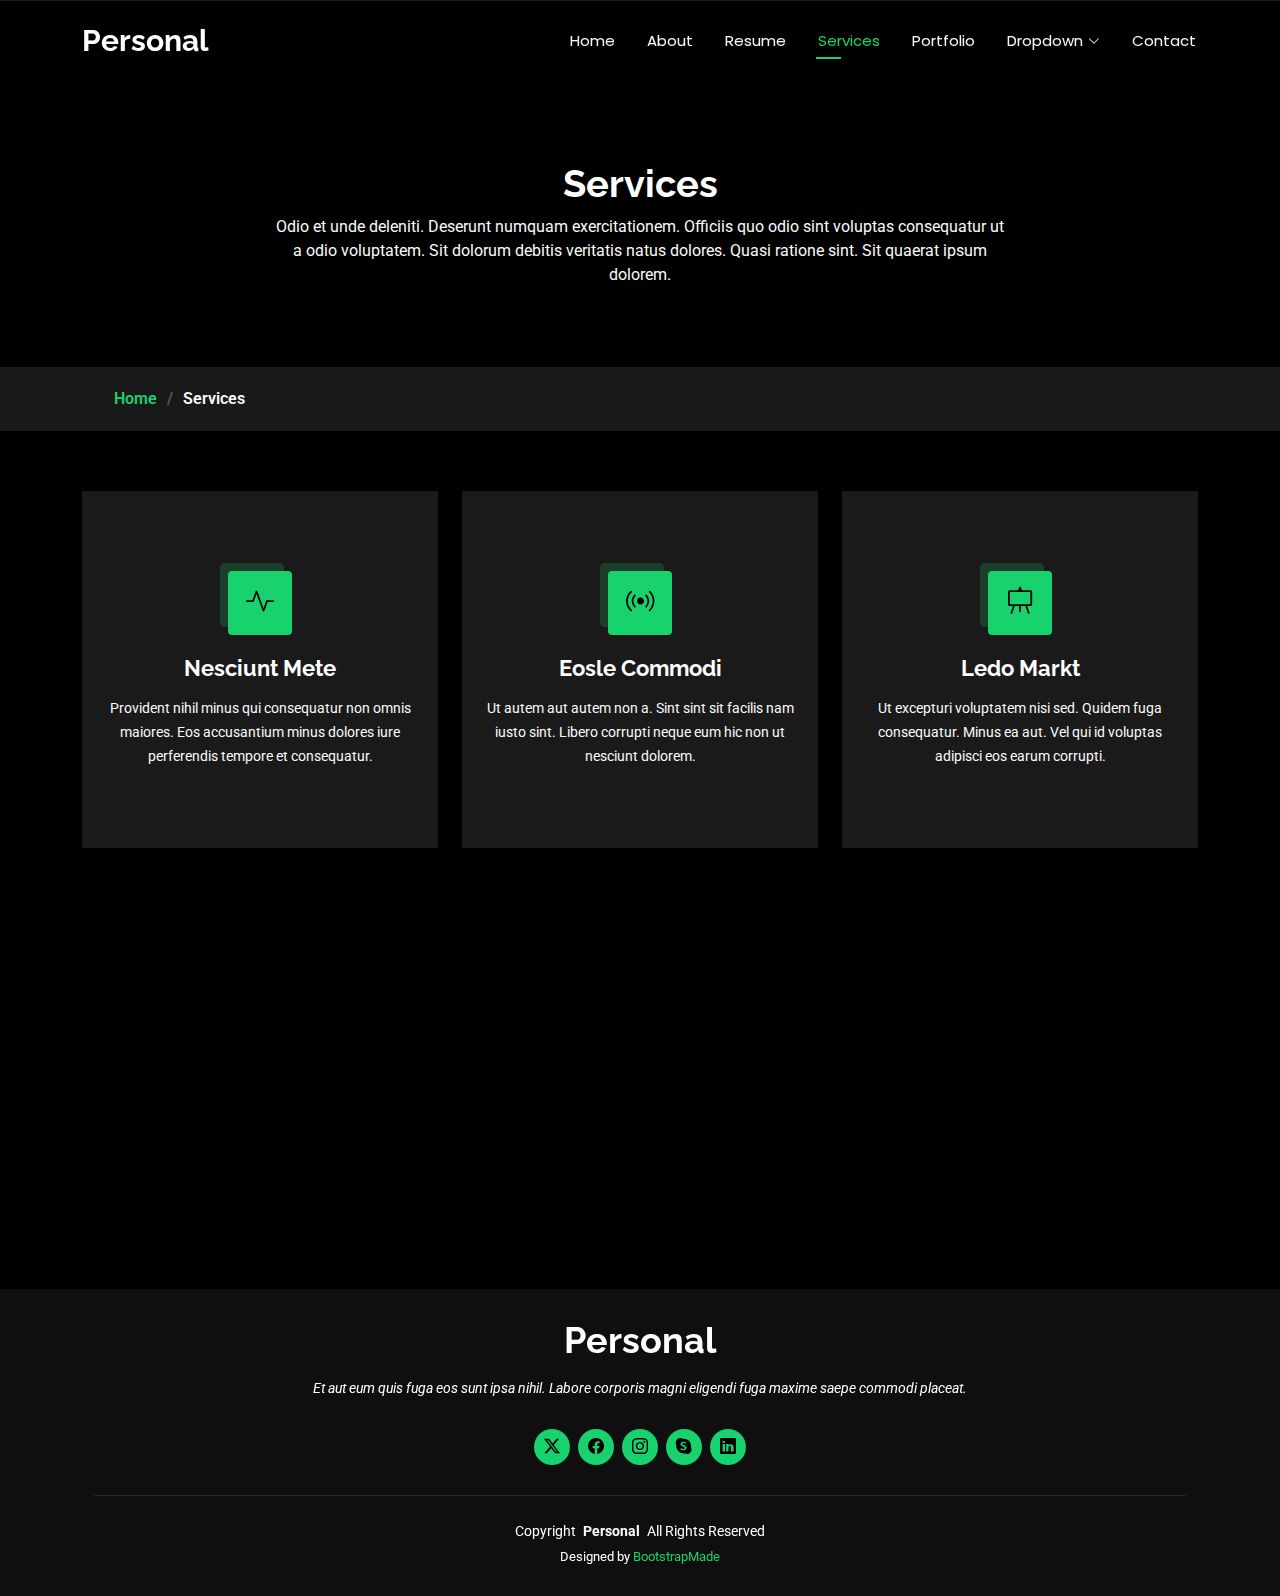
<file: services.html>
<!DOCTYPE html>
<html lang="en">

<head>
  <meta charset="utf-8">
  <meta content="width=device-width, initial-scale=1.0" name="viewport">
  <title>Services - Personal Bootstrap Template</title>
  <meta name="description" content="">
  <meta name="keywords" content="">

  <!-- Favicons -->
  <link href="assets/img/favicon.png" rel="icon">
  <link href="assets/img/apple-touch-icon.png" rel="apple-touch-icon">

  <!-- Fonts -->
  <link href="https://fonts.googleapis.com" rel="preconnect">
  <link href="https://fonts.gstatic.com" rel="preconnect" crossorigin>
  <link href="https://fonts.googleapis.com/css2?family=Roboto:ital,wght@0,100;0,300;0,400;0,500;0,700;0,900;1,100;1,300;1,400;1,500;1,700;1,900&family=Poppins:ital,wght@0,100;0,200;0,300;0,400;0,500;0,600;0,700;0,800;0,900;1,100;1,200;1,300;1,400;1,500;1,600;1,700;1,800;1,900&family=Raleway:ital,wght@0,100;0,200;0,300;0,400;0,500;0,600;0,700;0,800;0,900;1,100;1,200;1,300;1,400;1,500;1,600;1,700;1,800;1,900&display=swap" rel="stylesheet">

  <!-- Vendor CSS Files -->
  <link href="assets/vendor/bootstrap/css/bootstrap.min.css" rel="stylesheet">
  <link href="assets/vendor/bootstrap-icons/bootstrap-icons.css" rel="stylesheet">
  <link href="assets/vendor/aos/aos.css" rel="stylesheet">
  <link href="assets/vendor/swiper/swiper-bundle.min.css" rel="stylesheet">
  <link href="assets/vendor/glightbox/css/glightbox.min.css" rel="stylesheet">

  <!-- Main CSS File -->
  <link href="assets/css/main.css" rel="stylesheet">

  <!-- =======================================================
  * Template Name: Personal
  * Template URL: https://bootstrapmade.com/personal-free-resume-bootstrap-template/
  * Updated: Nov 04 2024 with Bootstrap v5.3.3
  * Author: BootstrapMade.com
  * License: https://bootstrapmade.com/license/
  ======================================================== -->
</head>

<body class="services-page">

  <header id="header" class="header d-flex align-items-center fixed-top">
    <div class="container-fluid container-xl position-relative d-flex align-items-center justify-content-between">

      <a href="index.html" class="logo d-flex align-items-center">
        <!-- Uncomment the line below if you also wish to use an image logo -->
        <!-- <img src="assets/img/logo.png" alt=""> -->
        <h1 class="sitename">Personal</h1>
      </a>

      <nav id="navmenu" class="navmenu">
        <ul>
          <li><a href="index.html">Home</a></li>
          <li><a href="about.html">About</a></li>
          <li><a href="resume.html">Resume</a></li>
          <li><a href="services.html" class="active">Services</a></li>
          <li><a href="portfolio.html">Portfolio</a></li>
          <li class="dropdown"><a href="#"><span>Dropdown</span> <i class="bi bi-chevron-down toggle-dropdown"></i></a>
            <ul>
              <li><a href="#">Dropdown 1</a></li>
              <li class="dropdown"><a href="#"><span>Deep Dropdown</span> <i class="bi bi-chevron-down toggle-dropdown"></i></a>
                <ul>
                  <li><a href="#">Deep Dropdown 1</a></li>
                  <li><a href="#">Deep Dropdown 2</a></li>
                  <li><a href="#">Deep Dropdown 3</a></li>
                  <li><a href="#">Deep Dropdown 4</a></li>
                  <li><a href="#">Deep Dropdown 5</a></li>
                </ul>
              </li>
              <li><a href="#">Dropdown 2</a></li>
              <li><a href="#">Dropdown 3</a></li>
              <li><a href="#">Dropdown 4</a></li>
            </ul>
          </li>
          <li><a href="contact.html">Contact</a></li>
        </ul>
        <i class="mobile-nav-toggle d-xl-none bi bi-list"></i>
      </nav>

    </div>
  </header>

  <main class="main">

    <!-- Page Title -->
    <div class="page-title" data-aos="fade">
      <div class="heading">
        <div class="container">
          <div class="row d-flex justify-content-center text-center">
            <div class="col-lg-8">
              <h1>Services</h1>
              <p class="mb-0">Odio et unde deleniti. Deserunt numquam exercitationem. Officiis quo odio sint voluptas consequatur ut a odio voluptatem. Sit dolorum debitis veritatis natus dolores. Quasi ratione sint. Sit quaerat ipsum dolorem.</p>
            </div>
          </div>
        </div>
      </div>
      <nav class="breadcrumbs">
        <div class="container">
          <ol>
            <li><a href="index.html">Home</a></li>
            <li class="current">Services</li>
          </ol>
        </div>
      </nav>
    </div><!-- End Page Title -->

    <!-- Services Section -->
    <section id="services" class="services section">

      <div class="container">

        <div class="row gy-4">

          <div class="col-lg-4 col-md-6" data-aos="fade-up" data-aos-delay="100">
            <div class="service-item  position-relative">
              <div class="icon">
                <i class="bi bi-activity"></i>
              </div>
              <a href="service-details.html" class="stretched-link">
                <h3>Nesciunt Mete</h3>
              </a>
              <p>Provident nihil minus qui consequatur non omnis maiores. Eos accusantium minus dolores iure perferendis tempore et consequatur.</p>
            </div>
          </div><!-- End Service Item -->

          <div class="col-lg-4 col-md-6" data-aos="fade-up" data-aos-delay="200">
            <div class="service-item position-relative">
              <div class="icon">
                <i class="bi bi-broadcast"></i>
              </div>
              <a href="service-details.html" class="stretched-link">
                <h3>Eosle Commodi</h3>
              </a>
              <p>Ut autem aut autem non a. Sint sint sit facilis nam iusto sint. Libero corrupti neque eum hic non ut nesciunt dolorem.</p>
            </div>
          </div><!-- End Service Item -->

          <div class="col-lg-4 col-md-6" data-aos="fade-up" data-aos-delay="300">
            <div class="service-item position-relative">
              <div class="icon">
                <i class="bi bi-easel"></i>
              </div>
              <a href="service-details.html" class="stretched-link">
                <h3>Ledo Markt</h3>
              </a>
              <p>Ut excepturi voluptatem nisi sed. Quidem fuga consequatur. Minus ea aut. Vel qui id voluptas adipisci eos earum corrupti.</p>
            </div>
          </div><!-- End Service Item -->

          <div class="col-lg-4 col-md-6" data-aos="fade-up" data-aos-delay="400">
            <div class="service-item position-relative">
              <div class="icon">
                <i class="bi bi-bounding-box-circles"></i>
              </div>
              <a href="service-details.html" class="stretched-link">
                <h3>Asperiores Commodit</h3>
              </a>
              <p>Non et temporibus minus omnis sed dolor esse consequatur. Cupiditate sed error ea fuga sit provident adipisci neque.</p>
              <a href="service-details.html" class="stretched-link"></a>
            </div>
          </div><!-- End Service Item -->

          <div class="col-lg-4 col-md-6" data-aos="fade-up" data-aos-delay="500">
            <div class="service-item position-relative">
              <div class="icon">
                <i class="bi bi-calendar4-week"></i>
              </div>
              <a href="service-details.html" class="stretched-link">
                <h3>Velit Doloremque</h3>
              </a>
              <p>Cumque et suscipit saepe. Est maiores autem enim facilis ut aut ipsam corporis aut. Sed animi at autem alias eius labore.</p>
              <a href="service-details.html" class="stretched-link"></a>
            </div>
          </div><!-- End Service Item -->

          <div class="col-lg-4 col-md-6" data-aos="fade-up" data-aos-delay="600">
            <div class="service-item position-relative">
              <div class="icon">
                <i class="bi bi-chat-square-text"></i>
              </div>
              <a href="service-details.html" class="stretched-link">
                <h3>Dolori Architecto</h3>
              </a>
              <p>Hic molestias ea quibusdam eos. Fugiat enim doloremque aut neque non et debitis iure. Corrupti recusandae ducimus enim.</p>
              <a href="service-details.html" class="stretched-link"></a>
            </div>
          </div><!-- End Service Item -->

        </div>

      </div>

    </section><!-- /Services Section -->

  </main>

  <footer id="footer" class="footer dark-background">
    <div class="container">
      <h3 class="sitename">Personal</h3>
      <p>Et aut eum quis fuga eos sunt ipsa nihil. Labore corporis magni eligendi fuga maxime saepe commodi placeat.</p>
      <div class="social-links d-flex justify-content-center">
        <a href=""><i class="bi bi-twitter-x"></i></a>
        <a href=""><i class="bi bi-facebook"></i></a>
        <a href=""><i class="bi bi-instagram"></i></a>
        <a href=""><i class="bi bi-skype"></i></a>
        <a href=""><i class="bi bi-linkedin"></i></a>
      </div>
      <div class="container">
        <div class="copyright">
          <span>Copyright</span> <strong class="px-1 sitename">Personal</strong> <span>All Rights Reserved</span>
        </div>
        <div class="credits">
          <!-- All the links in the footer should remain intact. -->
          <!-- You can delete the links only if you've purchased the pro version. -->
          <!-- Licensing information: https://bootstrapmade.com/license/ -->
          <!-- Purchase the pro version with working PHP/AJAX contact form: [buy-url] -->
          Designed by <a href="https://bootstrapmade.com/">BootstrapMade</a>
        </div>
      </div>
    </div>
  </footer>

  <!-- Scroll Top -->
  <a href="#" id="scroll-top" class="scroll-top d-flex align-items-center justify-content-center"><i class="bi bi-arrow-up-short"></i></a>

  <!-- Preloader -->
  <div id="preloader"></div>

  <!-- Vendor JS Files -->
  <script src="assets/vendor/bootstrap/js/bootstrap.bundle.min.js"></script>
  <script src="assets/vendor/php-email-form/validate.js"></script>
  <script src="assets/vendor/aos/aos.js"></script>
  <script src="assets/vendor/typed.js/typed.umd.js"></script>
  <script src="assets/vendor/purecounter/purecounter_vanilla.js"></script>
  <script src="assets/vendor/waypoints/noframework.waypoints.js"></script>
  <script src="assets/vendor/swiper/swiper-bundle.min.js"></script>
  <script src="assets/vendor/glightbox/js/glightbox.min.js"></script>
  <script src="assets/vendor/imagesloaded/imagesloaded.pkgd.min.js"></script>
  <script src="assets/vendor/isotope-layout/isotope.pkgd.min.js"></script>

  <!-- Main JS File -->
  <script src="assets/js/main.js"></script>

</body>

</html>
</file>
<file: assets/css/main.css>
/**
* Template Name: Personal
* Template URL: https://bootstrapmade.com/personal-free-resume-bootstrap-template/
* Updated: Nov 04 2024 with Bootstrap v5.3.3
* Author: BootstrapMade.com
* License: https://bootstrapmade.com/license/
*/

/*--------------------------------------------------------------
# Font & Color Variables
# Help: https://bootstrapmade.com/color-system/
--------------------------------------------------------------*/
/* Fonts */
:root {
  --default-font: "Roboto",  system-ui, -apple-system, "Segoe UI", Roboto, "Helvetica Neue", Arial, "Noto Sans", "Liberation Sans", sans-serif, "Apple Color Emoji", "Segoe UI Emoji", "Segoe UI Symbol", "Noto Color Emoji";
  --heading-font: "Raleway",  sans-serif;
  --nav-font: "Poppins",  sans-serif;
}

/* Global Colors - The following color variables are used throughout the website. Updating them here will change the color scheme of the entire website */
:root { 
  --background-color: #000000; /* Background color for the entire website, including individual sections */
  --default-color: #fafafa; /* Default color used for the majority of the text content across the entire website */
  --heading-color: #ffffff; /* Color for headings, subheadings and title throughout the website */
  --accent-color: #18d26e; /* Accent color that represents your brand on the website. It's used for buttons, links, and other elements that need to stand out */
  --surface-color: #1a1a1a; /* The surface color is used as a background of boxed elements within sections, such as cards, icon boxes, or other elements that require a visual separation from the global background. */
  --contrast-color: #000000; /* Contrast color for text, ensuring readability against backgrounds of accent, heading, or default colors. */
}

/* Nav Menu Colors - The following color variables are used specifically for the navigation menu. They are separate from the global colors to allow for more customization options */
:root {
  --nav-color: #fafafa;  /* The default color of the main navmenu links */
  --nav-hover-color: #18d26e; /* Applied to main navmenu links when they are hovered over or active */
  --nav-mobile-background-color: #1a1a1a; /* Used as the background color for mobile navigation menu */
  --nav-dropdown-background-color: #1a1a1a; /* Used as the background color for dropdown items that appear when hovering over primary navigation items */
  --nav-dropdown-color: #fafafa; /* Used for navigation links of the dropdown items in the navigation menu. */
  --nav-dropdown-hover-color: #18d26e; /* Similar to --nav-hover-color, this color is applied to dropdown navigation links when they are hovered over. */
}

/* Color Presets - These classes override global colors when applied to any section or element, providing reuse of the sam color scheme. */

.light-background {
  --background-color: #1a1a1a;
  --surface-color: #343434;
}

.dark-background {
  --background-color: rgba(15, 15, 15, 0.975);
  --default-color: #ffffff;
  --heading-color: #ffffff;
  --surface-color: #292929f9;
  --contrast-color: #000000;
}

/* Smooth scroll */
:root {
  scroll-behavior: smooth;
}

/*--------------------------------------------------------------
# General Styling & Shared Classes
--------------------------------------------------------------*/
body {
  color: var(--default-color);
  background-color: var(--background-color);
  font-family: var(--default-font);
}

a {
  color: var(--accent-color);
  text-decoration: none;
  transition: 0.3s;
}

a:hover {
  color: color-mix(in srgb, var(--accent-color), transparent 25%);
  text-decoration: none;
}

h1,
h2,
h3,
h4,
h5,
h6 {
  color: var(--heading-color);
  font-family: var(--heading-font);
}

/* PHP Email Form Messages
------------------------------*/
.php-email-form .error-message {
  display: none;
  background: #df1529;
  color: #ffffff;
  text-align: left;
  padding: 15px;
  margin-bottom: 24px;
  font-weight: 600;
}

.php-email-form .sent-message {
  display: none;
  color: #ffffff;
  background: #059652;
  text-align: center;
  padding: 15px;
  margin-bottom: 24px;
  font-weight: 600;
}

.php-email-form .loading {
  display: none;
  background: var(--surface-color);
  text-align: center;
  padding: 15px;
  margin-bottom: 24px;
}

.php-email-form .loading:before {
  content: "";
  display: inline-block;
  border-radius: 50%;
  width: 24px;
  height: 24px;
  margin: 0 10px -6px 0;
  border: 3px solid var(--accent-color);
  border-top-color: var(--surface-color);
  animation: php-email-form-loading 1s linear infinite;
}

@keyframes php-email-form-loading {
  0% {
    transform: rotate(0deg);
  }

  100% {
    transform: rotate(360deg);
  }
}

/*--------------------------------------------------------------
# Global Header
--------------------------------------------------------------*/
.header {
  --background-color: rgba(0, 0, 0, 0);
  color: var(--default-color);
  background-color: var(--background-color);
  padding: 15px 0;
  transition: all 0.5s;
  z-index: 997;
}

.header .logo {
  line-height: 1;
}

.header .logo img {
  max-height: 32px;
  margin-right: 8px;
}

.header .logo h1 {
  font-size: 30px;
  margin: 0;
  font-weight: 700;
  color: var(--heading-color);
}

.scrolled .header {
  box-shadow: 0px 0 18px rgba(0, 0, 0, 0.1);
}

/* Global Header on Scroll
------------------------------*/
.scrolled .header {
  --background-color: rgba(0, 0, 0, 0.8);
}

/*--------------------------------------------------------------
# Navigation Menu
--------------------------------------------------------------*/
/* Desktop Navigation */
@media (min-width: 1200px) {
  .navmenu {
    padding: 0;
  }

  .navmenu ul {
    margin: 0;
    padding: 0;
    display: flex;
    list-style: none;
    align-items: center;
  }

  .navmenu li {
    position: relative;
  }

  .navmenu>ul>li {
    white-space: nowrap;
    padding: 15px 14px;
  }

  .navmenu>ul>li:last-child {
    padding-right: 0;
  }

  .navmenu a,
  .navmenu a:focus {
    color: var(--nav-color);
    font-size: 15px;
    padding: 0 2px;
    font-family: var(--nav-font);
    font-weight: 400;
    display: flex;
    align-items: center;
    justify-content: space-between;
    white-space: nowrap;
    transition: 0.3s;
    position: relative;
  }

  .navmenu a i,
  .navmenu a:focus i {
    font-size: 12px;
    line-height: 0;
    margin-left: 5px;
    transition: 0.3s;
  }

  .navmenu>ul>li>a:before {
    content: "";
    position: absolute;
    height: 2px;
    bottom: -6px;
    left: 0;
    background-color: var(--nav-hover-color);
    visibility: hidden;
    width: 0px;
    transition: all 0.3s ease-in-out 0s;
  }

  .navmenu a:hover:before,
  .navmenu li:hover>a:before,
  .navmenu .active:before {
    visibility: visible;
    width: 25px;
  }

  .navmenu li:hover>a,
  .navmenu .active,
  .navmenu .active:focus {
    color: var(--nav-hover-color);
  }

  .navmenu .dropdown ul {
    margin: 0;
    padding: 10px 0;
    background: var(--nav-dropdown-background-color);
    display: block;
    position: absolute;
    visibility: hidden;
    left: 14px;
    top: 130%;
    opacity: 0;
    transition: 0.3s;
    border-radius: 4px;
    z-index: 99;
    box-shadow: 0px 0px 30px rgba(0, 0, 0, 0.1);
  }

  .navmenu .dropdown ul li {
    min-width: 200px;
  }

  .navmenu .dropdown ul a {
    padding: 10px 20px;
    font-size: 15px;
    text-transform: none;
    color: var(--nav-dropdown-color);
  }

  .navmenu .dropdown ul a i {
    font-size: 12px;
  }

  .navmenu .dropdown ul a:hover,
  .navmenu .dropdown ul .active:hover,
  .navmenu .dropdown ul li:hover>a {
    color: var(--nav-dropdown-hover-color);
  }

  .navmenu .dropdown:hover>ul {
    opacity: 1;
    top: 100%;
    visibility: visible;
  }

  .navmenu .dropdown .dropdown ul {
    top: 0;
    left: -90%;
    visibility: hidden;
  }

  .navmenu .dropdown .dropdown:hover>ul {
    opacity: 1;
    top: 0;
    left: -100%;
    visibility: visible;
  }
}

/* Mobile Navigation */
@media (max-width: 1199px) {
  .mobile-nav-toggle {
    color: var(--nav-color);
    font-size: 28px;
    line-height: 0;
    margin-right: 10px;
    cursor: pointer;
    transition: color 0.3s;
  }

  .navmenu {
    padding: 0;
    z-index: 9997;
  }

  .navmenu ul {
    display: none;
    list-style: none;
    position: absolute;
    inset: 60px 20px 20px 20px;
    padding: 10px 0;
    margin: 0;
    border-radius: 6px;
    background-color: var(--nav-mobile-background-color);
    border: 1px solid color-mix(in srgb, var(--default-color), transparent 90%);
    box-shadow: none;
    overflow-y: auto;
    transition: 0.3s;
    z-index: 9998;
  }

  .navmenu a,
  .navmenu a:focus {
    color: var(--nav-dropdown-color);
    padding: 10px 20px;
    font-family: var(--nav-font);
    font-size: 17px;
    font-weight: 500;
    display: flex;
    align-items: center;
    justify-content: space-between;
    white-space: nowrap;
    transition: 0.3s;
  }

  .navmenu a i,
  .navmenu a:focus i {
    font-size: 12px;
    line-height: 0;
    margin-left: 5px;
    width: 30px;
    height: 30px;
    display: flex;
    align-items: center;
    justify-content: center;
    border-radius: 50%;
    transition: 0.3s;
    background-color: color-mix(in srgb, var(--accent-color), transparent 90%);
  }

  .navmenu a i:hover,
  .navmenu a:focus i:hover {
    background-color: var(--accent-color);
    color: var(--contrast-color);
  }

  .navmenu a:hover,
  .navmenu .active,
  .navmenu .active:focus {
    color: var(--nav-dropdown-hover-color);
  }

  .navmenu .active i,
  .navmenu .active:focus i {
    background-color: var(--accent-color);
    color: var(--contrast-color);
    transform: rotate(180deg);
  }

  .navmenu .dropdown ul {
    position: static;
    display: none;
    z-index: 99;
    padding: 10px 0;
    margin: 10px 20px;
    background-color: var(--nav-dropdown-background-color);
    transition: all 0.5s ease-in-out;
  }

  .navmenu .dropdown ul ul {
    background-color: rgba(33, 37, 41, 0.1);
  }

  .navmenu .dropdown>.dropdown-active {
    display: block;
    background-color: rgba(33, 37, 41, 0.03);
  }

  .mobile-nav-active {
    overflow: hidden;
  }

  .mobile-nav-active .mobile-nav-toggle {
    color: #fff;
    position: absolute;
    font-size: 32px;
    top: 15px;
    right: 15px;
    margin-right: 0;
    z-index: 9999;
  }

  .mobile-nav-active .navmenu {
    position: fixed;
    overflow: hidden;
    inset: 0;
    background: rgba(33, 37, 41, 0.8);
    transition: 0.3s;
  }

  .mobile-nav-active .navmenu>ul {
    display: block;
  }
}

/*--------------------------------------------------------------
# Global Footer
--------------------------------------------------------------*/
.footer {
  color: var(--default-color);
  background-color: var(--background-color);
  font-size: 14px;
  text-align: center;
  padding: 30px 0;
  position: relative;
}

.footer h3 {
  font-size: 36px;
  font-weight: 700;
  position: relative;
  padding: 0;
  margin: 0 0 15px 0;
}

.footer p {
  font-size: 15;
  font-style: italic;
  padding: 0;
  margin: 0 0 30px 0;
}

.footer .social-links {
  margin: 0 0 30px 0;
}

.footer .social-links a {
  font-size: 16px;
  display: flex;
  align-items: center;
  justify-content: center;
  background: var(--accent-color);
  color: var(--contrast-color);
  line-height: 1;
  margin: 0 4px;
  border-radius: 50%;
  text-align: center;
  width: 36px;
  height: 36px;
  transition: 0.3s;
}

.footer .social-links a:hover {
  background: color-mix(in srgb, var(--accent-color), transparent 20%);
  text-decoration: none;
}

.footer .copyright {
  padding-top: 25px;
  border-top: 1px solid color-mix(in srgb, var(--default-color), transparent 90%);
}

.footer .credits {
  font-size: 13px;
  padding-top: 5px;
}

/*--------------------------------------------------------------
# Preloader
--------------------------------------------------------------*/
#preloader {
  position: fixed;
  inset: 0;
  z-index: 999999;
  overflow: hidden;
  background: var(--background-color);
  transition: all 0.6s ease-out;
}

#preloader:before {
  content: "";
  position: fixed;
  top: calc(50% - 30px);
  left: calc(50% - 30px);
  border: 6px solid #ffffff;
  border-color: var(--accent-color) transparent var(--accent-color) transparent;
  border-radius: 50%;
  width: 60px;
  height: 60px;
  animation: animate-preloader 1.5s linear infinite;
}

@keyframes animate-preloader {
  0% {
    transform: rotate(0deg);
  }

  100% {
    transform: rotate(360deg);
  }
}

/*--------------------------------------------------------------
# Scroll Top Button
--------------------------------------------------------------*/
.scroll-top {
  position: fixed;
  visibility: hidden;
  opacity: 0;
  right: 15px;
  bottom: -15px;
  z-index: 99999;
  background-color: var(--accent-color);
  width: 44px;
  height: 44px;
  border-radius: 50px;
  transition: all 0.4s;
}

.scroll-top i {
  font-size: 24px;
  color: var(--contrast-color);
  line-height: 0;
}

.scroll-top:hover {
  background-color: color-mix(in srgb, var(--accent-color), transparent 20%);
  color: var(--contrast-color);
}

.scroll-top.active {
  visibility: visible;
  opacity: 1;
  bottom: 15px;
}

/*--------------------------------------------------------------
# Disable aos animation delay on mobile devices
--------------------------------------------------------------*/
@media screen and (max-width: 768px) {
  [data-aos-delay] {
    transition-delay: 0 !important;
  }
}

/*--------------------------------------------------------------
# Global Page Titles & Breadcrumbs
--------------------------------------------------------------*/
.page-title {
  color: var(--default-color);
  background-color: var(--background-color);
  position: relative;
}

.page-title .heading {
  padding: 160px 0 80px 0;
  border-top: 1px solid color-mix(in srgb, var(--default-color), transparent 90%);
}

.page-title .heading h1 {
  font-size: 38px;
  font-weight: 700;
}

.page-title nav {
  background-color: color-mix(in srgb, var(--default-color), transparent 90%);
  padding: 20px 0;
}

.page-title nav ol {
  display: flex;
  flex-wrap: wrap;
  list-style: none;
  margin: 0;
  font-size: 16px;
  font-weight: 600;
}

.page-title nav ol li+li {
  padding-left: 10px;
}

.page-title nav ol li+li::before {
  content: "/";
  display: inline-block;
  padding-right: 10px;
  color: color-mix(in srgb, var(--default-color), transparent 70%);
}

/*--------------------------------------------------------------
# Global Sections
--------------------------------------------------------------*/
section,
.section {
  color: var(--default-color);
  background-color: var(--background-color);
  padding: 60px 0;
  scroll-margin-top: 100px;
  overflow: clip;
}

@media (max-width: 1199px) {

  section,
  .section {
    scroll-margin-top: 66px;
  }
}

/*--------------------------------------------------------------
# Global Section Titles
--------------------------------------------------------------*/
.section-title {
  padding-bottom: 60px;
  position: relative;
}

.section-title h2 {
  font-size: 14px;
  font-weight: 500;
  padding: 0;
  line-height: 1px;
  margin: 0;
  letter-spacing: 1.5px;
  text-transform: uppercase;
  color: color-mix(in srgb, var(--default-color), transparent 50%);
  position: relative;
}

.section-title h2::after {
  content: "";
  width: 120px;
  height: 1px;
  display: inline-block;
  background: var(--accent-color);
  margin: 4px 10px;
}

.section-title div {
  color: var(--heading-color);
  margin: 0;
  margin: 0;
  font-size: 28px;
  font-weight: 700;
  text-transform: uppercase;
  font-family: var(--heading-font);
}

/*--------------------------------------------------------------
# Hero Section
--------------------------------------------------------------*/
.hero {
  width: 100%;
  min-height: 100vh;
  position: relative;
  padding: 80px 0;
  display: flex;
  align-items: center;
  justify-content: center;
}

.hero img {
  position: absolute;
  inset: 0;
  display: block;
  width: 100%;
  height: 100%;
  object-fit: cover;
  z-index: 1;
}

.hero .container {
  position: relative;
  z-index: 3;
}

.hero h2 {
  margin: 0;
  font-size: 64px;
  font-weight: 700;
}

.hero p {
  margin: 5px 0 0 0;
  font-size: 26px;
}

.hero p span {
  letter-spacing: 1px;
  border-bottom: 2px solid var(--accent-color);
}

.hero .social-links {
  margin-top: 25px;
}

.hero .social-links a {
  background-color: color-mix(in srgb, var(--default-color), transparent 90%);
  color: var(--default-color);
  font-size: 14px;
  width: 40px;
  height: 40px;
  border-radius: 50px;
  display: inline-flex;
  align-items: center;
  justify-content: center;
  margin-right: 20px;
  transition: 0.3s;
}

.hero .social-links a:hover {
  background-color: var(--accent-color);
}

@media (max-width: 768px) {
  .hero h2 {
    font-size: 32px;
  }

  .hero p {
    font-size: 20px;
  }
}

/*--------------------------------------------------------------
# About Section
--------------------------------------------------------------*/
.about .content h2 {
  font-weight: 700;
  font-size: 24px;
}

.about .content ul {
  list-style: none;
  padding: 0;
}

.about .content ul li {
  margin-bottom: 20px;
  display: flex;
  align-items: center;
}

.about .content ul strong {
  margin-right: 10px;
}

.about .content ul i {
  font-size: 16px;
  margin-right: 5px;
  color: var(--accent-color);
  line-height: 0;
}

/*--------------------------------------------------------------
# Stats Section
--------------------------------------------------------------*/
.stats i {
  background-color: var(--surface-color);
  color: var(--accent-color);
  box-shadow: 0px 2px 25px rgba(0, 0, 0, 0.1);
  width: 54px;
  height: 54px;
  font-size: 24px;
  border-radius: 50px;
  border: 2px solid var(--background-color);
  display: inline-flex;
  align-items: center;
  justify-content: center;
  position: relative;
  z-index: 1;
}

.stats .stats-item {
  background-color: var(--surface-color);
  margin-top: -27px;
  padding: 30px 30px 25px 30px;
  width: 100%;
  position: relative;
  text-align: center;
  box-shadow: 0px 2px 35px rgba(0, 0, 0, 0.1);
  border-radius: 4px;
  z-index: 0;
}

.stats .stats-item span {
  font-size: 36px;
  display: block;
  font-weight: 700;
  color: color-mix(in srgb, var(--default-color), transparent 20%);
}

.stats .stats-item p {
  padding: 0;
  margin: 0;
  font-family: var(--heading-font);
  font-size: 16px;
}

/*--------------------------------------------------------------
# Skills Section
--------------------------------------------------------------*/
.skills .progress {
  height: 60px;
  display: block;
  background: none;
  border-radius: 0;
}

.skills .progress .skill {
  color: var(--heading-color);
  padding: 0;
  margin: 0 0 6px 0;
  text-transform: uppercase;
  display: block;
  font-weight: 600;
  font-family: var(--heading-font);
}

.skills .progress .skill .val {
  float: right;
  font-style: normal;
}

.skills .progress-bar-wrap {
  background: color-mix(in srgb, var(--default-color), transparent 90%);
  height: 10px;
}

.skills .progress-bar {
  width: 1px;
  height: 10px;
  transition: 0.9s;
  background-color: var(--accent-color);
}

/*--------------------------------------------------------------
# Interests Section
--------------------------------------------------------------*/
.interests .features-item {
  background-color: var(--surface-color);
  display: flex;
  align-items: center;
  padding: 20px;
  transition: 0.3s;
  border: 1px solid color-mix(in srgb, var(--default-color), transparent 90%);
  position: relative;
}

.interests .features-item i {
  font-size: 32px;
  padding-right: 10px;
  line-height: 0;
}

.interests .features-item h3 {
  font-weight: 700;
  margin: 0;
  padding: 0;
  line-height: 1;
  font-size: 16px;
}

.interests .features-item h3 a {
  color: var(--heading-color);
  transition: 0.3s;
}

.interests .features-item:hover {
  border-color: var(--accent-color);
}

.interests .features-item:hover h3 a {
  color: var(--accent-color);
}

/*--------------------------------------------------------------
# Testimonials Section
--------------------------------------------------------------*/
.testimonials .testimonials-carousel,
.testimonials .testimonials-slider {
  overflow: hidden;
}

.testimonials .testimonial-item {
  box-sizing: content-box;
  min-height: 320px;
}

.testimonials .testimonial-item .testimonial-img {
  width: 90px;
  border-radius: 50%;
  margin: -40px 0 0 40px;
  position: relative;
  z-index: 2;
  border: 6px solid var(--background-color);
}

.testimonials .testimonial-item h3 {
  font-size: 18px;
  font-weight: bold;
  margin: 10px 0 5px 45px;
}

.testimonials .testimonial-item h4 {
  font-size: 14px;
  color: color-mix(in srgb, var(--default-color), transparent 20%);
  margin: 0 0 0 45px;
}

.testimonials .testimonial-item .quote-icon-left,
.testimonials .testimonial-item .quote-icon-right {
  color: color-mix(in srgb, var(--accent-color), transparent 50%);
  font-size: 26px;
  line-height: 0;
}

.testimonials .testimonial-item .quote-icon-left {
  display: inline-block;
  left: -5px;
  position: relative;
}

.testimonials .testimonial-item .quote-icon-right {
  display: inline-block;
  right: -5px;
  position: relative;
  top: 10px;
  transform: scale(-1, -1);
}

.testimonials .testimonial-item p {
  font-style: italic;
  margin: 0 15px 0 15px;
  padding: 20px 20px 60px 20px;
  background: var(--surface-color);
  border-radius: 6px;
  position: relative;
  z-index: 1;
}

.testimonials .swiper-wrapper {
  height: auto;
}

.testimonials .swiper-pagination {
  margin-top: 20px;
  position: relative;
}

.testimonials .swiper-pagination .swiper-pagination-bullet {
  width: 12px;
  height: 12px;
  background-color: var(--background-color);
  opacity: 1;
  border: 1px solid var(--accent-color);
}

.testimonials .swiper-pagination .swiper-pagination-bullet-active {
  background-color: var(--accent-color);
}

/*--------------------------------------------------------------
# Resume Section
--------------------------------------------------------------*/
.resume .resume-title {
  color: var(--heading-color);
  font-size: 26px;
  font-weight: 700;
  margin-top: 20px;
  margin-bottom: 20px;
}

.resume .resume-item {
  padding: 0 0 20px 20px;
  margin-top: -2px;
  border-left: 2px solid var(--accent-color);
  position: relative;
}

.resume .resume-item h4 {
  line-height: 18px;
  font-size: 18px;
  font-weight: 600;
  text-transform: uppercase;
  color: color-mix(in srgb, var(--default-color), transparent 20%);
  margin-bottom: 10px;
}

.resume .resume-item h5 {
  font-size: 16px;
  padding: 5px 15px;
  display: inline-block;
  font-weight: 600;
  margin-bottom: 10px;
}

.resume .resume-item ul {
  padding-left: 20px;
}

.resume .resume-item ul li {
  padding-bottom: 10px;
}

.resume .resume-item:last-child {
  padding-bottom: 0;
}

.resume .resume-item::before {
  content: "";
  position: absolute;
  width: 16px;
  height: 16px;
  border-radius: 50px;
  left: -9px;
  top: 0;
  background: var(--background-color);
  border: 2px solid var(--accent-color);
}

/*--------------------------------------------------------------
# Services Section
--------------------------------------------------------------*/
.services .service-item {
  background-color: var(--surface-color);
  text-align: center;
  padding: 80px 20px;
  transition: all ease-in-out 0.3s;
  height: 100%;
}

.services .service-item .icon {
  margin: 0 auto;
  width: 64px;
  height: 64px;
  background: var(--accent-color);
  border-radius: 4px;
  display: flex;
  align-items: center;
  justify-content: center;
  margin-bottom: 20px;
  transition: 0.3s;
  transform-style: preserve-3d;
}

.services .service-item .icon i {
  color: var(--contrast-color);
  font-size: 28px;
  transition: ease-in-out 0.3s;
}

.services .service-item .icon::before {
  position: absolute;
  content: "";
  left: -8px;
  top: -8px;
  height: 100%;
  width: 100%;
  background: color-mix(in srgb, var(--accent-color), transparent 80%);
  border-radius: 5px;
  transition: all 0.3s ease-out 0s;
  transform: translateZ(-1px);
}

.services .service-item h3 {
  font-weight: 700;
  margin: 10px 0 15px 0;
  font-size: 22px;
}

.services .service-item p {
  line-height: 24px;
  font-size: 14px;
  margin-bottom: 0;
}

.services .service-item:hover {
  background: var(--accent-color);
  border-color: var(--accent-color);
}

.services .service-item:hover .icon {
  background: var(--surface-color);
}

.services .service-item:hover .icon i {
  color: var(--accent-color);
}

.services .service-item:hover .icon::before {
  background: color-mix(in srgb, var(--background-color), transparent 70%);
}

.services .service-item:hover h3,
.services .service-item:hover p {
  color: var(--contrast-color);
}

/*--------------------------------------------------------------
# Service Details Section
--------------------------------------------------------------*/
.service-details .services-list {
  background-color: var(--surface-color);
  padding: 10px 30px;
  border: 1px solid color-mix(in srgb, var(--default-color), transparent 90%);
  margin-bottom: 20px;
}

.service-details .services-list a {
  display: block;
  line-height: 1;
  padding: 8px 0 8px 15px;
  border-left: 3px solid color-mix(in srgb, var(--default-color), transparent 70%);
  margin: 20px 0;
  color: color-mix(in srgb, var(--default-color), transparent 20%);
  transition: 0.3s;
}

.service-details .services-list a.active {
  color: var(--heading-color);
  font-weight: 700;
  border-color: var(--accent-color);
}

.service-details .services-list a:hover {
  border-color: var(--accent-color);
}

.service-details .services-img {
  margin-bottom: 20px;
}

.service-details h3 {
  font-size: 26px;
  font-weight: 700;
}

.service-details h4 {
  font-size: 20px;
  font-weight: 700;
}

.service-details p {
  font-size: 15px;
}

.service-details ul {
  list-style: none;
  padding: 0;
  font-size: 15px;
}

.service-details ul li {
  padding: 5px 0;
  display: flex;
  align-items: center;
}

.service-details ul i {
  font-size: 20px;
  margin-right: 8px;
  color: var(--accent-color);
}

/*--------------------------------------------------------------
# Portfolio Section
--------------------------------------------------------------*/
.portfolio .portfolio-filters {
  padding: 0;
  margin: 0 auto 20px auto;
  list-style: none;
  text-align: center;
}

.portfolio .portfolio-filters li {
  cursor: pointer;
  display: inline-block;
  padding: 0;
  font-size: 18px;
  font-weight: 500;
  margin: 0 10px;
  line-height: 1;
  margin-bottom: 5px;
  transition: all 0.3s ease-in-out;
}

.portfolio .portfolio-filters li:hover,
.portfolio .portfolio-filters li.filter-active {
  color: var(--accent-color);
}

.portfolio .portfolio-filters li:first-child {
  margin-left: 0;
}

.portfolio .portfolio-filters li:last-child {
  margin-right: 0;
}

@media (max-width: 575px) {
  .portfolio .portfolio-filters li {
    font-size: 14px;
    margin: 0 5px;
  }
}

.portfolio .portfolio-content {
  position: relative;
  overflow: hidden;
}

.portfolio .portfolio-content img {
  transition: 0.3s;
}

.portfolio .portfolio-content .portfolio-info {
  opacity: 0;
  position: absolute;
  inset: 0;
  z-index: 3;
  transition: all ease-in-out 0.3s;
  background: rgba(0, 0, 0, 0.6);
  padding: 15px;
}

.portfolio .portfolio-content .portfolio-info h4 {
  font-size: 14px;
  padding: 5px 10px;
  font-weight: 400;
  color: #ffffff;
  display: inline-block;
  background-color: var(--accent-color);
}

.portfolio .portfolio-content .portfolio-info p {
  position: absolute;
  bottom: 10px;
  text-align: center;
  display: inline-block;
  left: 0;
  right: 0;
  font-size: 16px;
  font-weight: 600;
  color: rgba(255, 255, 255, 0.8);
}

.portfolio .portfolio-content .portfolio-info .preview-link,
.portfolio .portfolio-content .portfolio-info .details-link {
  position: absolute;
  left: calc(50% - 40px);
  font-size: 26px;
  top: calc(50% - 14px);
  color: #fff;
  transition: 0.3s;
  line-height: 1.2;
}

.portfolio .portfolio-content .portfolio-info .preview-link:hover,
.portfolio .portfolio-content .portfolio-info .details-link:hover {
  color: var(--accent-color);
}

.portfolio .portfolio-content .portfolio-info .details-link {
  left: 50%;
  font-size: 34px;
  line-height: 0;
}

.portfolio .portfolio-content:hover .portfolio-info {
  opacity: 1;
}

.portfolio .portfolio-content:hover img {
  transform: scale(1.1);
}

/*--------------------------------------------------------------
# Portfolio Details Section
--------------------------------------------------------------*/
.portfolio-details .portfolio-details-slider img {
  width: 100%;
}

.portfolio-details .portfolio-details-slider .swiper-pagination {
  margin-top: 20px;
  position: relative;
}

.portfolio-details .portfolio-details-slider .swiper-pagination .swiper-pagination-bullet {
  width: 12px;
  height: 12px;
  background-color: color-mix(in srgb, var(--default-color), transparent 85%);
  opacity: 1;
}

.portfolio-details .portfolio-details-slider .swiper-pagination .swiper-pagination-bullet-active {
  background-color: var(--accent-color);
}

.portfolio-details .portfolio-info {
  background-color: var(--surface-color);
  padding: 30px;
  box-shadow: 0px 0 30px rgba(0, 0, 0, 0.1);
}

.portfolio-details .portfolio-info h3 {
  font-size: 22px;
  font-weight: 700;
  margin-bottom: 20px;
  padding-bottom: 20px;
  border-bottom: 1px solid color-mix(in srgb, var(--default-color), transparent 85%);
}

.portfolio-details .portfolio-info ul {
  list-style: none;
  padding: 0;
  font-size: 15px;
}

.portfolio-details .portfolio-info ul li+li {
  margin-top: 10px;
}

.portfolio-details .portfolio-description {
  padding-top: 30px;
}

.portfolio-details .portfolio-description h2 {
  font-size: 26px;
  font-weight: 700;
  margin-bottom: 20px;
}

.portfolio-details .portfolio-description p {
  padding: 0;
  color: color-mix(in srgb, var(--default-color), transparent 30%);
}

/*--------------------------------------------------------------
# Starter Section Section
--------------------------------------------------------------*/
.starter-section {
  /* Add your styles here */
}

/*--------------------------------------------------------------
# Contact Section
--------------------------------------------------------------*/
.contact .info-item {
  box-shadow: 0px 0px 20px rgba(0, 0, 0, 0.1);
  padding: 20px 30px;
}

.contact .info-item .icon {
  color: var(--contrast-color);
  background-color: var(--accent-color);
  width: 56px;
  height: 56px;
  font-size: 24px;
  display: flex;
  justify-content: center;
  align-items: center;
  transition: all 0.3s ease-in-out;
  border-radius: 50%;
  margin-right: 15px;
}

.contact .info-item h3 {
  font-size: 18px;
  font-weight: 700;
  margin: 0 0 2px 0;
}

.contact .info-item p {
  padding: 0;
  margin-bottom: 0;
  font-size: 14px;
}

.contact .info-item .social-links a {
  font-size: 24px;
  display: inline-block;
  line-height: 1;
  margin: 4px 6px 0 0;
  transition: 0.3s;
  color: color-mix(in srgb, var(--default-color), transparent 50%);
}

.contact .info-item .social-links a:hover {
  color: var(--accent-color);
}

.contact .php-email-form {
  box-shadow: 0px 0px 20px rgba(0, 0, 0, 0.1);
  padding: 30px;
  margin-top: 30px;
}

@media (max-width: 575px) {
  .contact .php-email-form {
    padding: 20px;
  }
}

.contact .php-email-form input[type=text],
.contact .php-email-form input[type=email],
.contact .php-email-form textarea {
  color: var(--default-color);
  background-color: color-mix(in srgb, var(--background-color), transparent 50%);
  border-color: color-mix(in srgb, var(--default-color), transparent 80%);
  font-size: 14px;
  padding: 10px 15px;
  box-shadow: none;
  border-radius: 0;
}

.contact .php-email-form input[type=text]:focus,
.contact .php-email-form input[type=email]:focus,
.contact .php-email-form textarea:focus {
  border-color: var(--accent-color);
}

.contact .php-email-form input[type=text]::placeholder,
.contact .php-email-form input[type=email]::placeholder,
.contact .php-email-form textarea::placeholder {
  color: color-mix(in srgb, var(--default-color), transparent 70%);
}

.contact .php-email-form button[type=submit] {
  color: var(--contrast-color);
  background: var(--accent-color);
  border: 0;
  padding: 10px 30px;
  transition: 0.4s;
  border-radius: 50px;
}

.contact .php-email-form button[type=submit]:hover {
  background: color-mix(in srgb, var(--accent-color), transparent 20%);
}
</file>
